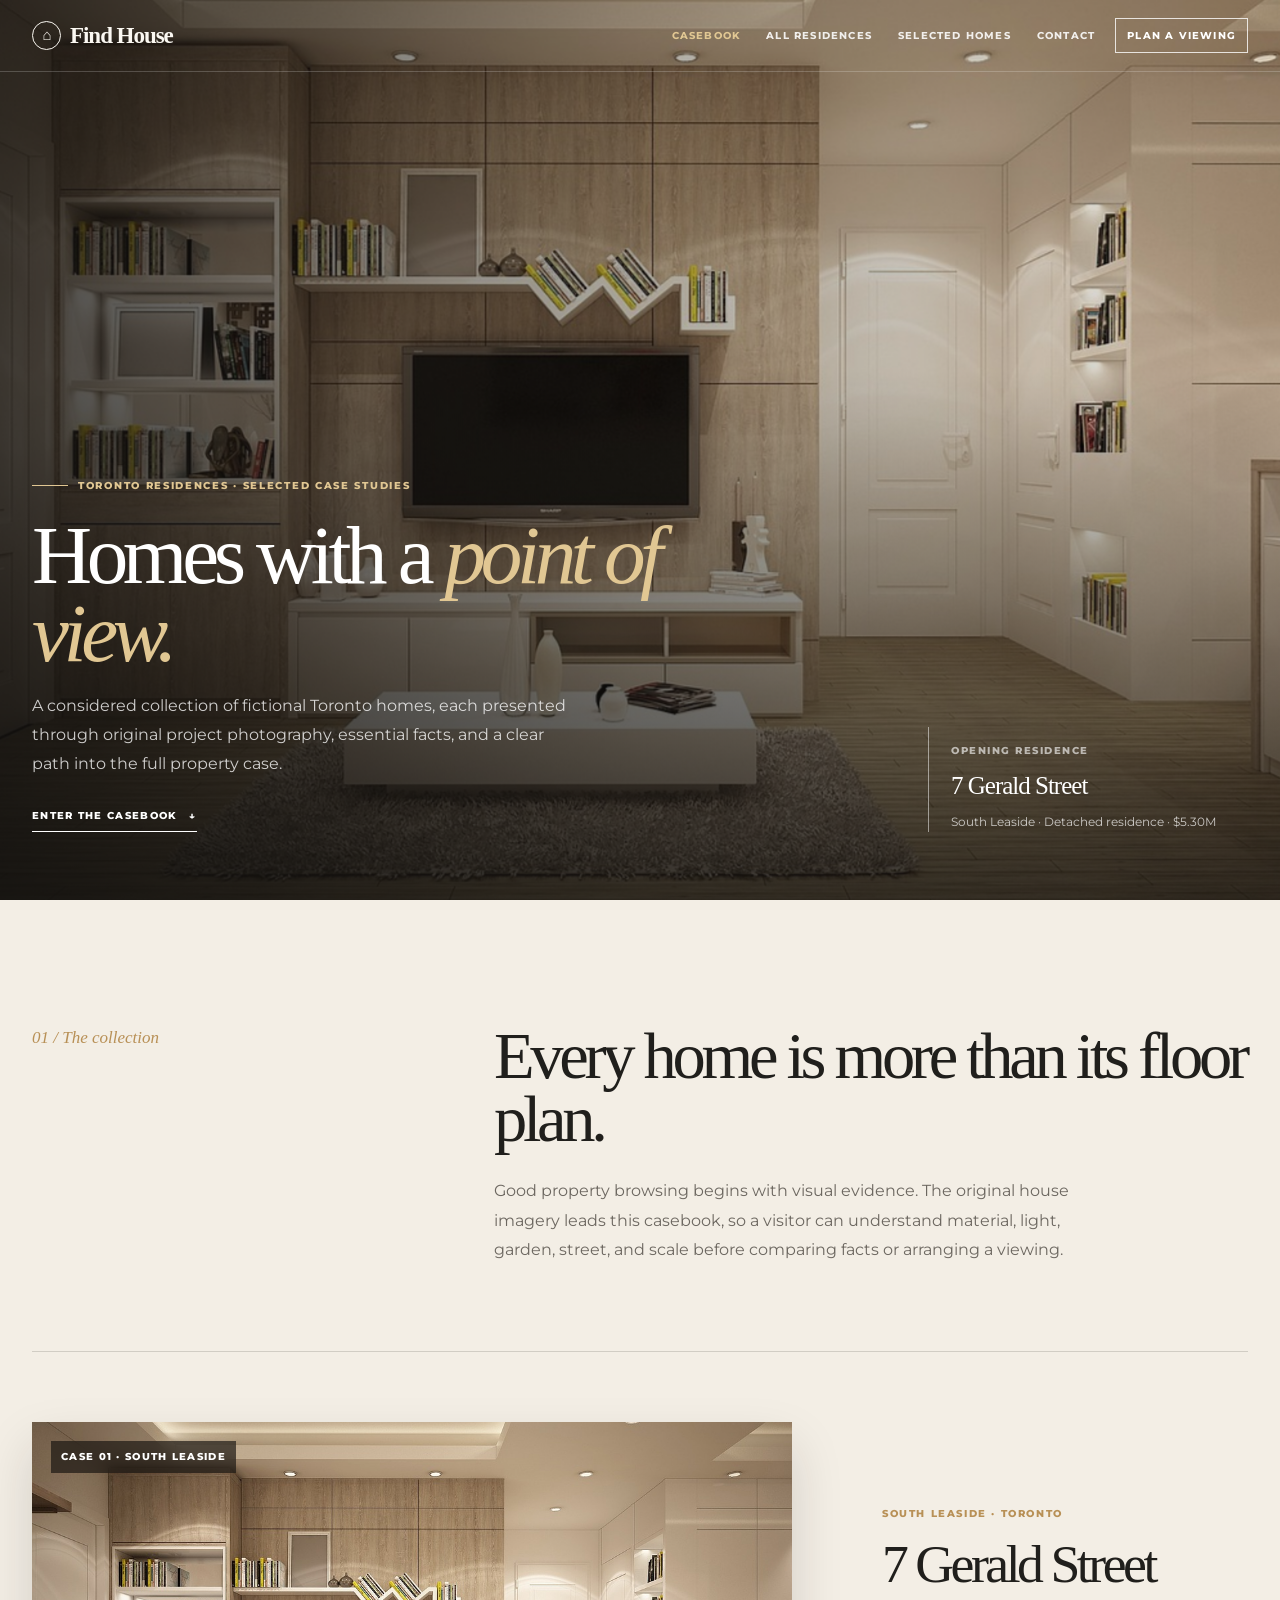
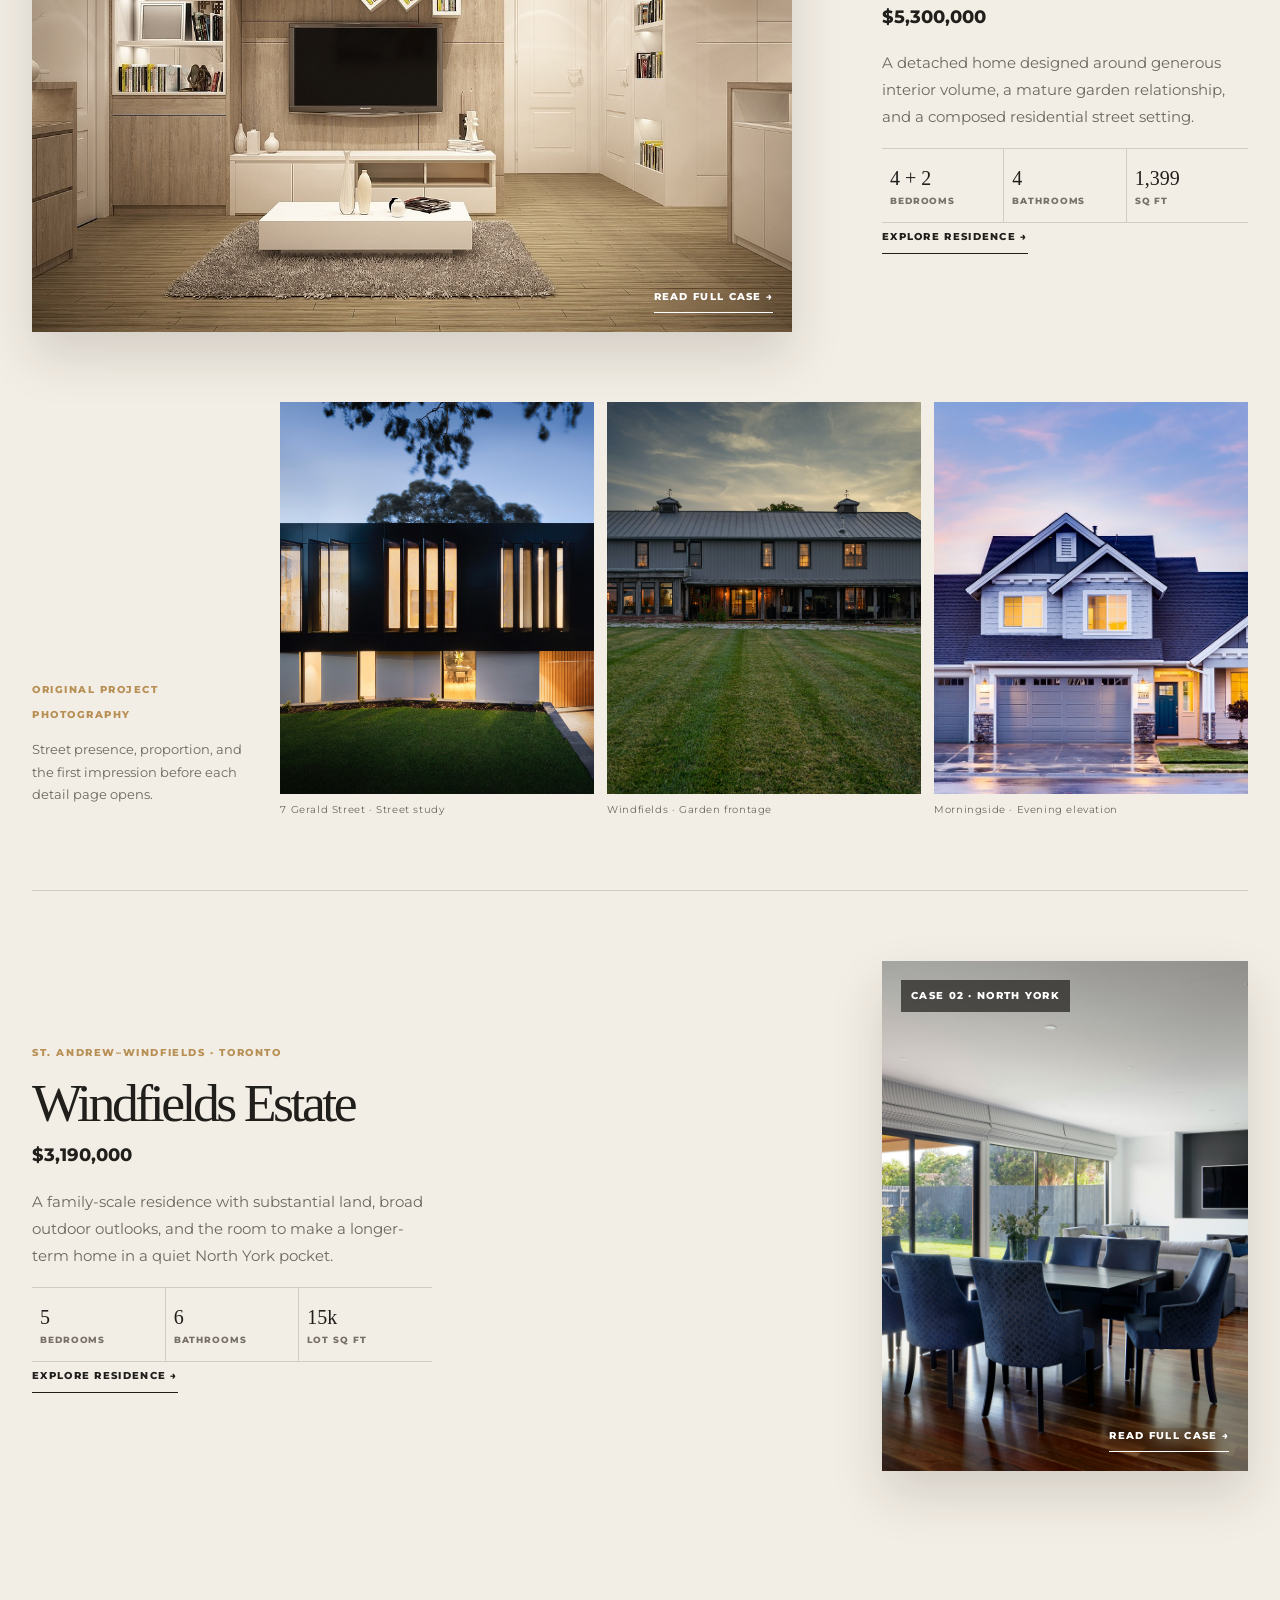
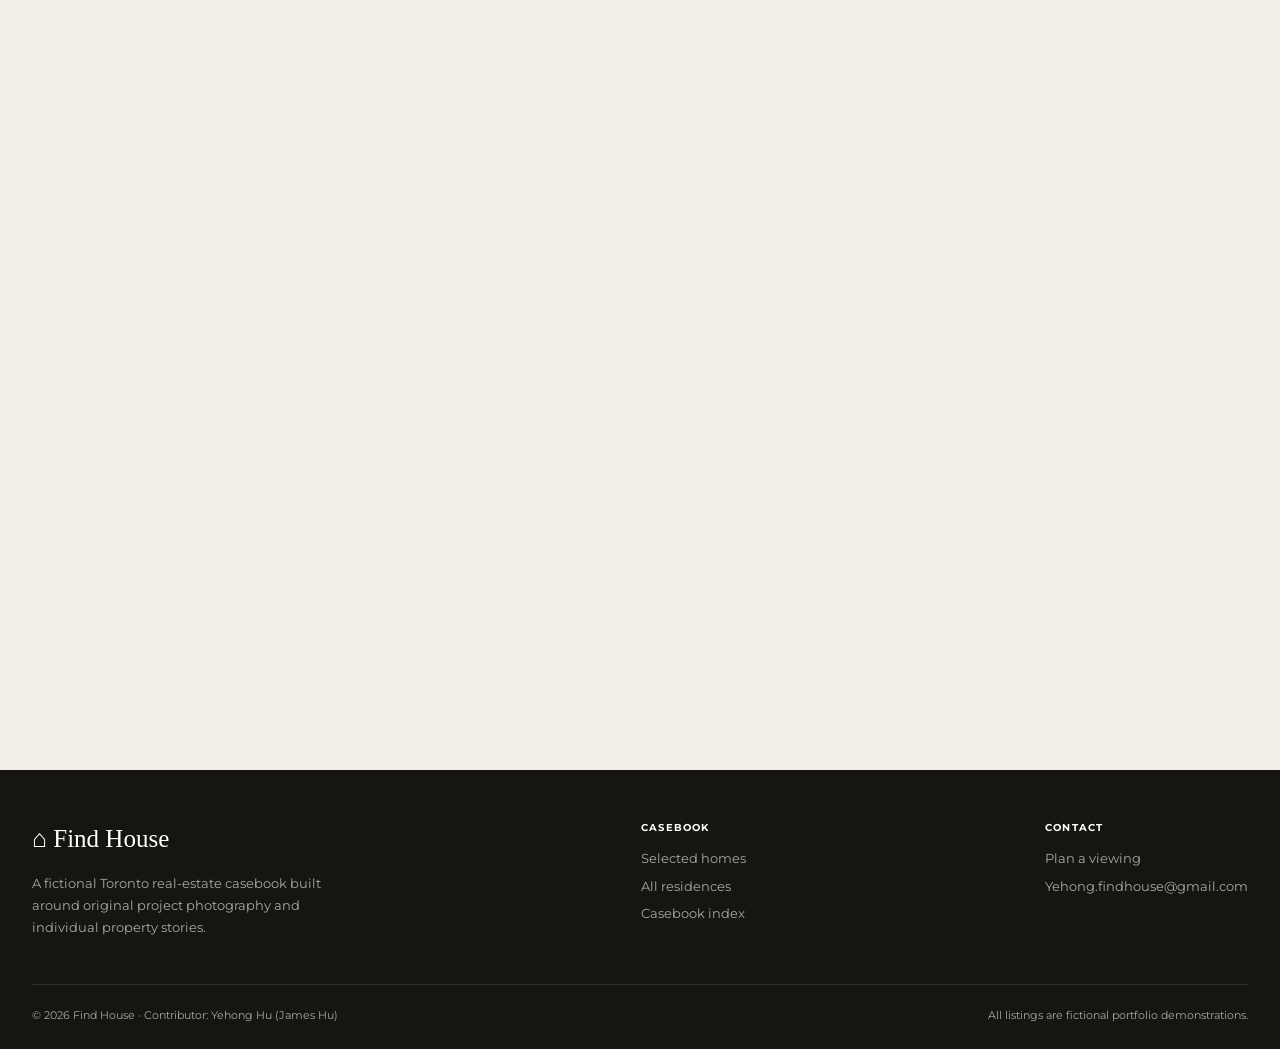
<file: index.html>
<!DOCTYPE html>
<html lang="en"><head><meta charset="UTF-8"><meta name="viewport" content="width=device-width, initial-scale=1.0"><title>Find House — Residence Casebook</title><meta http-equiv="refresh" content="0; url=./home.html"><link rel="canonical" href="./home.html"></head><body><p>Opening the <a href="./home.html">Find House Residence Casebook</a>…</p><script>window.location.replace('./home.html');</script></body></html>
</file>
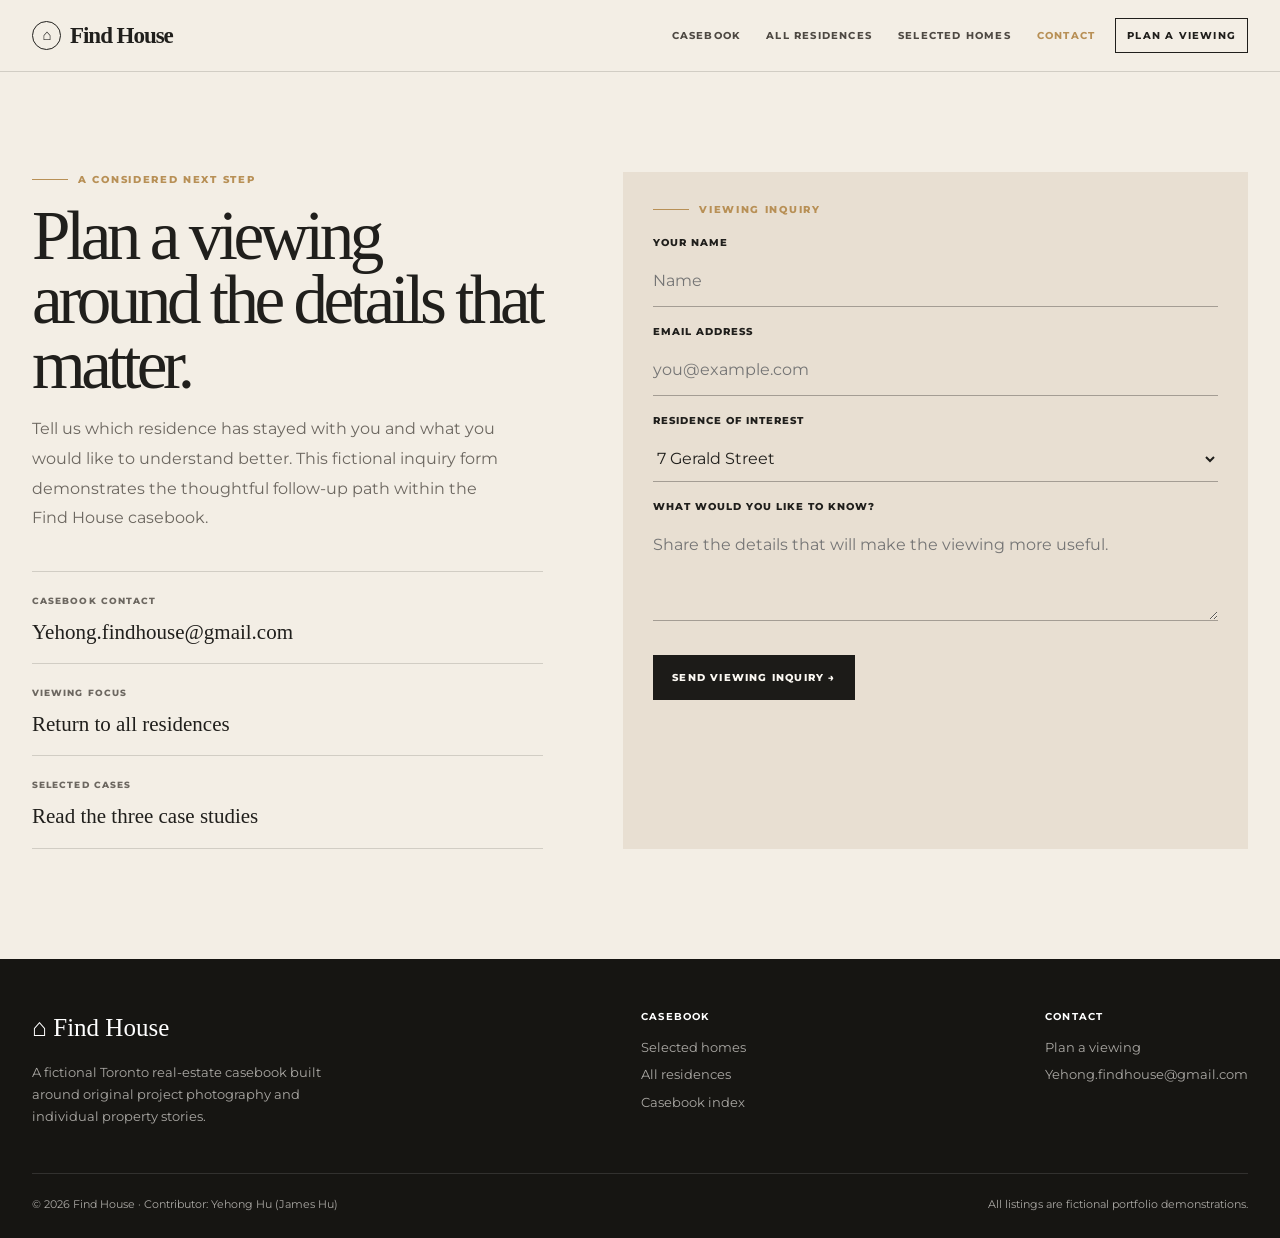
<file: contact.html>
<!DOCTYPE html>
<html lang="en"><head><meta charset="UTF-8"><meta name="viewport" content="width=device-width, initial-scale=1.0"><meta name="description" content="Plan a fictional property viewing through the Find House Residence Casebook."><title>Plan a Viewing — Find House</title><link rel="stylesheet" href="style.css"><link rel="preconnect" href="https://fonts.googleapis.com"><link rel="preconnect" href="https://fonts.gstatic.com" crossorigin><link href="https://fonts.googleapis.com/css2?family=Montserrat:wght@300;400;500;600;700;800&display=swap" rel="stylesheet"></head>
<body><div class="scroll-progress" aria-hidden="true"></div><header class="site-header" id="siteHeader"><div class="nav-inner"><div class="site-logo"><a href="home.html"><span class="logo-icon">⌂</span>Find House</a></div><button class="nav-toggle" id="navToggle" aria-label="Toggle navigation"><span></span><span></span><span></span></button><nav class="nav-links" id="navLinks"><a href="home.html">Casebook</a><a href="search.html">All residences</a><a href="home.html#cases">Selected homes</a><a href="contact.html" class="active">Contact</a><a href="contact.html" class="nav-cta">Plan a viewing</a></nav></div></header>
<main class="contact-page"><div class="contact-layout"><section class="contact-copy reveal"><span class="eyebrow">A considered next step</span><h1 class="display">Plan a viewing around the details that matter.</h1><p>Tell us which residence has stayed with you and what you would like to understand better. This fictional inquiry form demonstrates the thoughtful follow-up path within the Find House casebook.</p><div class="contact-notes"><div class="contact-note"><span>Casebook contact</span><a href="mailto:Yehong.findhouse@gmail.com">Yehong.findhouse@gmail.com</a></div><div class="contact-note"><span>Viewing focus</span><a href="search.html">Return to all residences</a></div><div class="contact-note"><span>Selected cases</span><a href="home.html#cases">Read the three case studies</a></div></div></section><form class="contact-form reveal" id="viewingForm" style="transition-delay:.1s"><span class="eyebrow">Viewing inquiry</span><label for="name">Your name</label><input id="name" name="name" required placeholder="Name"><label for="email">Email address</label><input id="email" name="email" type="email" required placeholder="you@example.com"><label for="residence">Residence of interest</label><select id="residence" name="residence"><option>7 Gerald Street</option><option>Windfields Estate</option><option>Morningside Townhome</option><option>I would like guidance choosing</option></select><label for="message">What would you like to know?</label><textarea id="message" name="message" placeholder="Share the details that will make the viewing more useful."></textarea><button type="submit">Send viewing inquiry →</button><p class="form-status" id="formStatus">Thank you. Your portfolio demonstration inquiry has been recorded.</p></form></div></main>
<footer class="site-footer"><div class="footer-inner"><div class="footer-top"><div class="footer-brand"><div class="logo-text">⌂ Find House</div><p>A fictional Toronto real-estate casebook built around original project photography and individual property stories.</p></div><div class="footer-links-col"><h4>Casebook</h4><a href="home.html">Selected homes</a><a href="search.html">All residences</a><a href="siteMap.html">Casebook index</a></div><div class="footer-links-col"><h4>Contact</h4><a href="contact.html">Plan a viewing</a><a href="mailto:Yehong.findhouse@gmail.com">Yehong.findhouse@gmail.com</a></div></div><div class="footer-bottom"><span>© 2026 Find House · Contributor: Yehong Hu (James Hu)</span><span>All listings are fictional portfolio demonstrations.</span></div></div></footer><script src="residence.js"></script><script>document.getElementById('viewingForm').addEventListener('submit',function(event){event.preventDefault();document.getElementById('formStatus').classList.add('visible');this.reset();});</script></body></html>
</file>
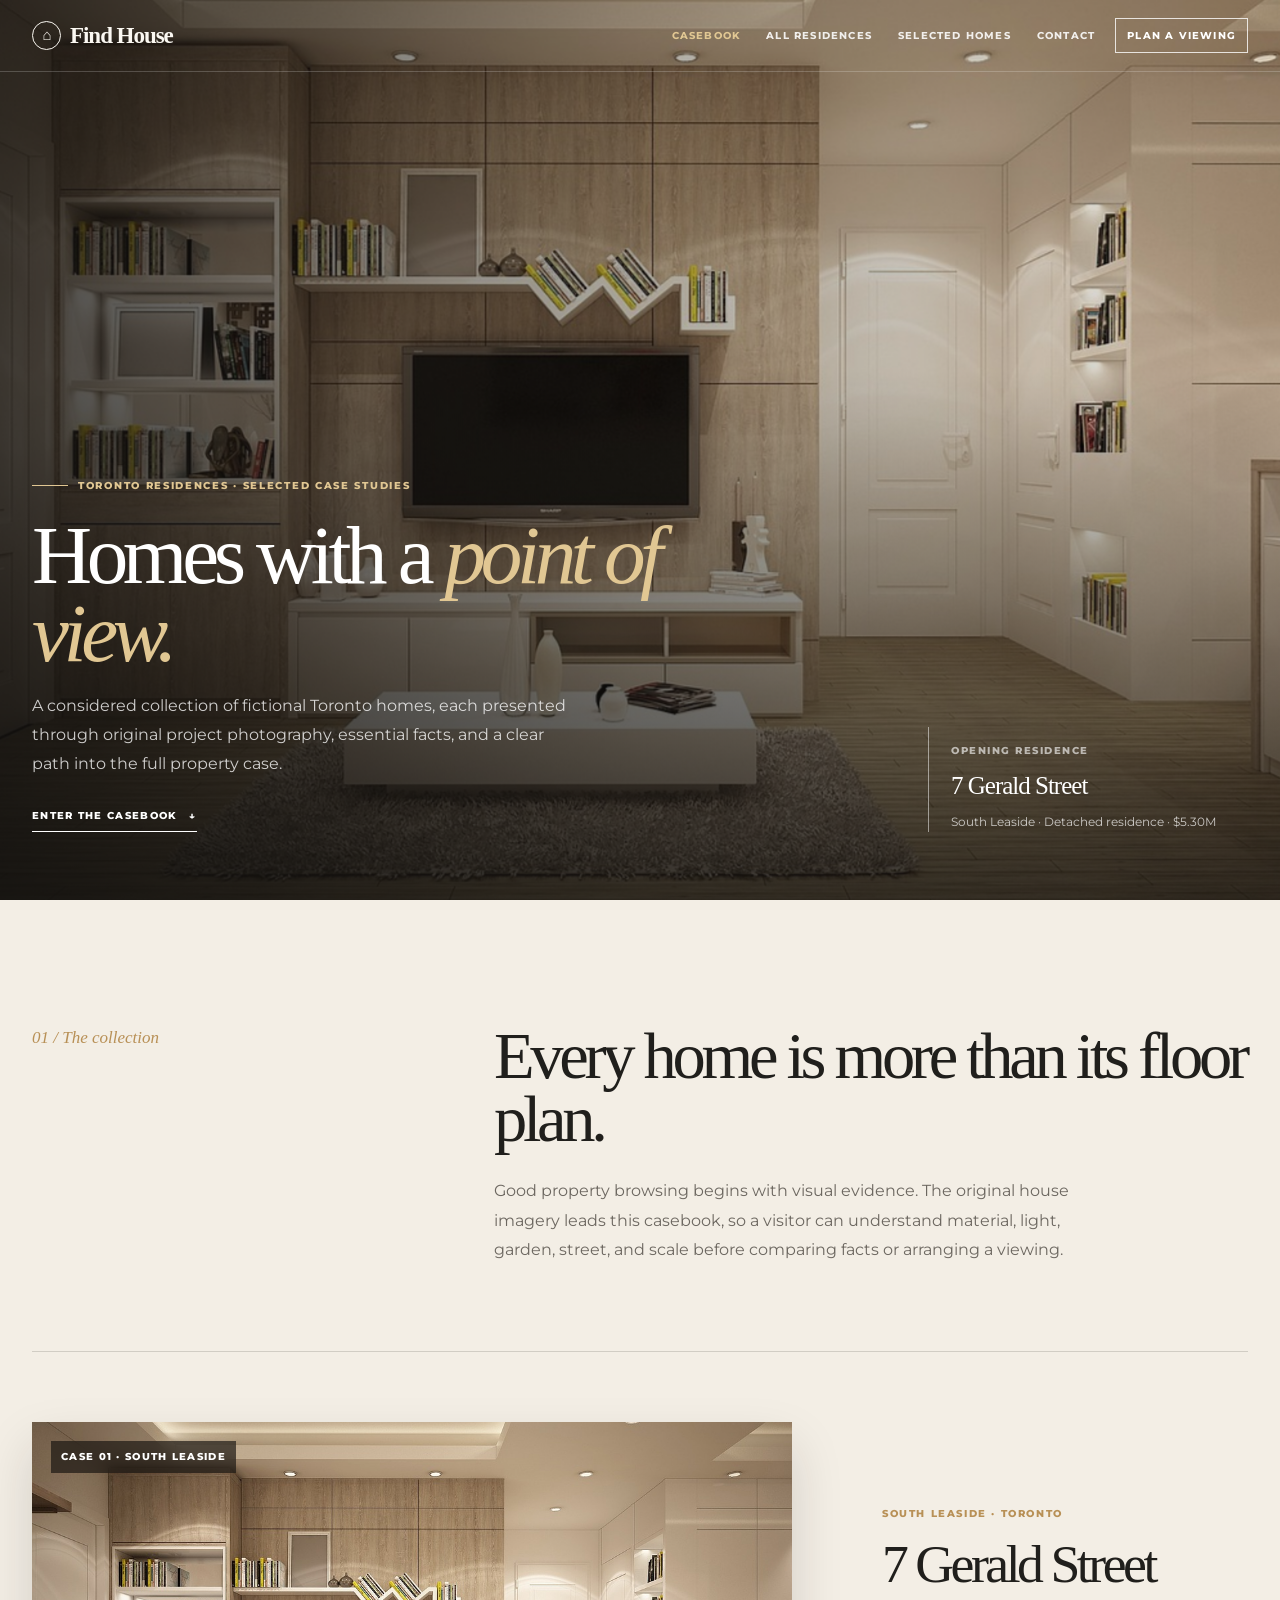
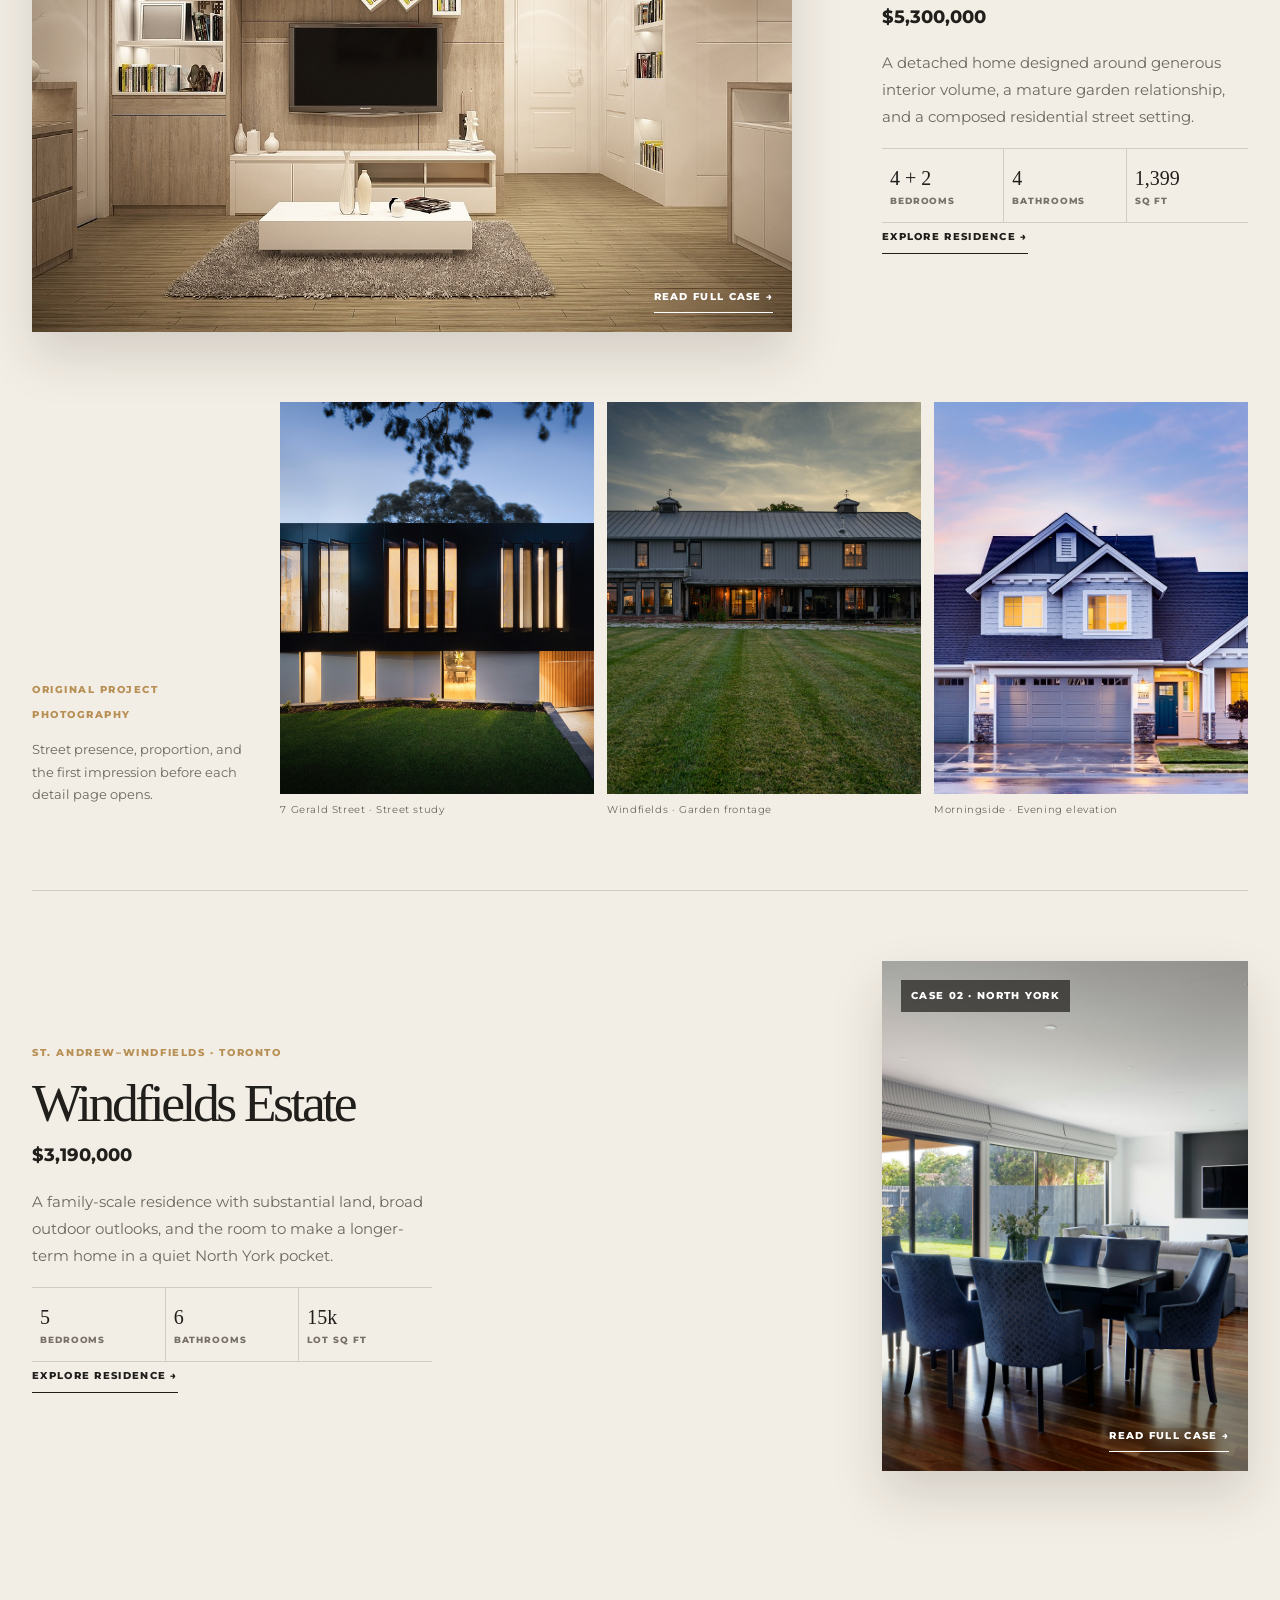
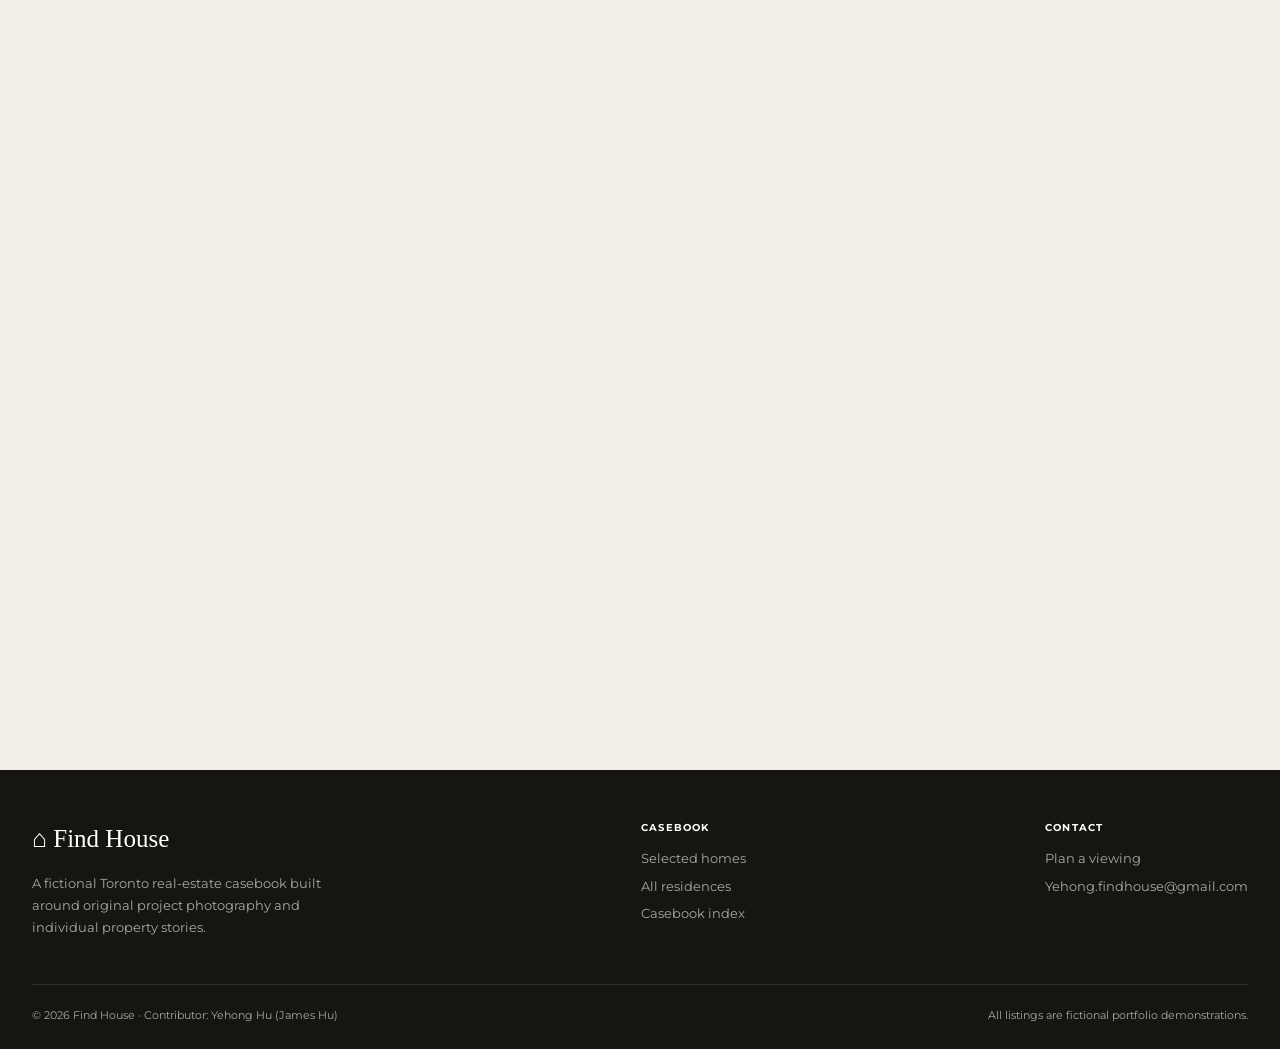
<file: home.html>
<!DOCTYPE html>
<html lang="en"><head><meta charset="UTF-8"><meta name="viewport" content="width=device-width, initial-scale=1.0"><meta name="description" content="Find House is a photography-first Toronto residence casebook."><title>Find House — Residence Casebook</title><link rel="stylesheet" href="style.css"><link rel="preconnect" href="https://fonts.googleapis.com"><link rel="preconnect" href="https://fonts.gstatic.com" crossorigin><link href="https://fonts.googleapis.com/css2?family=Montserrat:wght@300;400;500;600;700;800&display=swap" rel="stylesheet"></head>
<body class="home-page"><div class="scroll-progress" aria-hidden="true"></div><header class="site-header" id="siteHeader"><div class="nav-inner"><div class="site-logo"><a href="home.html"><span class="logo-icon">⌂</span>Find House</a></div><button class="nav-toggle" id="navToggle" aria-label="Toggle navigation"><span></span><span></span><span></span></button><nav class="nav-links" id="navLinks"><a href="home.html" class="active">Casebook</a><a href="search.html">All residences</a><a href="#cases">Selected homes</a><a href="contact.html">Contact</a><a href="contact.html" class="nav-cta">Plan a viewing</a></nav></div></header>
<main><section class="hero-photograph"><div class="hero-photograph-media" aria-hidden="true"></div><div class="hero-content"><div class="reveal"><span class="eyebrow">Toronto residences · Selected case studies</span><h1 class="display hero-title">Homes with a <em>point of view.</em></h1><p class="hero-copy">A considered collection of fictional Toronto homes, each presented through original project photography, essential facts, and a clear path into the full property case.</p><a class="link-arrow hero-action" href="#cases">Enter the casebook <span>↓</span></a></div><aside class="hero-brief reveal" style="transition-delay:.14s"><span>Opening residence</span><strong>7 Gerald Street</strong><p>South Leaside · Detached residence · $5.30M</p></aside></div></section>
<section class="home-intro reveal"><span class="home-index">01 / The collection</span><div><h2 class="display">Every home is more than its floor plan.</h2><p>Good property browsing begins with visual evidence. The original house imagery leads this casebook, so a visitor can understand material, light, garden, street, and scale before comparing facts or arranging a viewing.</p></div></section>
<section class="case-list" id="cases"><article class="case-row reveal"><a class="case-photo case-tilt" href="houseInfo1.html"><img src="image-house5.jpg" alt="Original project photograph of 7 Gerald Street"><span class="photo-label">Case 01 · South Leaside</span><span class="photo-open">Read full case →</span></a><div class="case-meta"><span class="case-place">South Leaside · Toronto</span><h3>7 Gerald Street</h3><div class="case-price">$5,300,000</div><p>A detached home designed around generous interior volume, a mature garden relationship, and a composed residential street setting.</p><div class="case-facts"><div><b>4 + 2</b><span>Bedrooms</span></div><div><b>4</b><span>Bathrooms</span></div><div><b>1,399</b><span>Sq ft</span></div></div><a class="link-arrow" href="houseInfo1.html">Explore residence →</a></div></article>
<div class="photo-strip reveal"><div class="photo-strip-intro"><span>Original project photography</span><p>Street presence, proportion, and the first impression before each detail page opens.</p></div><figure><img src="house1.jpg" alt="Original exterior image for 7 Gerald Street"><figcaption>7 Gerald Street · Street study</figcaption></figure><figure><img src="house2.jpg" alt="Original exterior image for Windfields Estate"><figcaption>Windfields · Garden frontage</figcaption></figure><figure><img src="image-house3.jpg" alt="Original exterior image for Morningside Townhome"><figcaption>Morningside · Evening elevation</figcaption></figure></div>
<article class="case-row reverse reveal"><a class="case-photo case-tilt" href="houseInfo2.html"><img src="image-house8.jpg" alt="Original project photograph of Windfields Estate"><span class="photo-label">Case 02 · North York</span><span class="photo-open">Read full case →</span></a><div class="case-meta"><span class="case-place">St. Andrew–Windfields · Toronto</span><h3>Windfields Estate</h3><div class="case-price">$3,190,000</div><p>A family-scale residence with substantial land, broad outdoor outlooks, and the room to make a longer-term home in a quiet North York pocket.</p><div class="case-facts"><div><b>5</b><span>Bedrooms</span></div><div><b>6</b><span>Bathrooms</span></div><div><b>15k</b><span>Lot sq ft</span></div></div><a class="link-arrow" href="houseInfo2.html">Explore residence →</a></div></article>
<article class="case-row reveal"><a class="case-photo case-tilt" href="houseInfo3.html"><img src="image-house6.jpg" alt="Original project photograph of Morningside Townhome"><span class="photo-label">Case 03 · Scarborough</span><span class="photo-open">Read full case →</span></a><div class="case-meta"><span class="case-place">Morningside · Scarborough</span><h3>Morningside Townhome</h3><div class="case-price">$2,149,000</div><p>A contemporary townhome for a connected Toronto rhythm, pairing a practical interior footprint with direct access to the wider city.</p><div class="case-facts"><div><b>3</b><span>Bedrooms</span></div><div><b>5</b><span>Bathrooms</span></div><div><b>1,974</b><span>Sq ft</span></div></div><a class="link-arrow" href="houseInfo3.html">Explore residence →</a></div></article></section>
<section class="residence-close reveal"><div class="residence-close-inner"><span class="eyebrow">The next conversation</span><h2 class="display">See the detail. Then decide what to ask.</h2><p>Browse the complete collection or plan a focused viewing conversation around the residence that feels most relevant to you.</p><a class="button-light" href="contact.html">Plan a viewing →</a></div></section></main>
<footer class="site-footer"><div class="footer-inner"><div class="footer-top"><div class="footer-brand"><div class="logo-text">⌂ Find House</div><p>A fictional Toronto real-estate casebook built around original project photography and individual property stories.</p></div><div class="footer-links-col"><h4>Casebook</h4><a href="home.html">Selected homes</a><a href="search.html">All residences</a><a href="siteMap.html">Casebook index</a></div><div class="footer-links-col"><h4>Contact</h4><a href="contact.html">Plan a viewing</a><a href="mailto:Yehong.findhouse@gmail.com">Yehong.findhouse@gmail.com</a></div></div><div class="footer-bottom"><span>© 2026 Find House · Contributor: Yehong Hu (James Hu)</span><span>All listings are fictional portfolio demonstrations.</span></div></div></footer><script src="residence.js"></script></body></html>
</file>
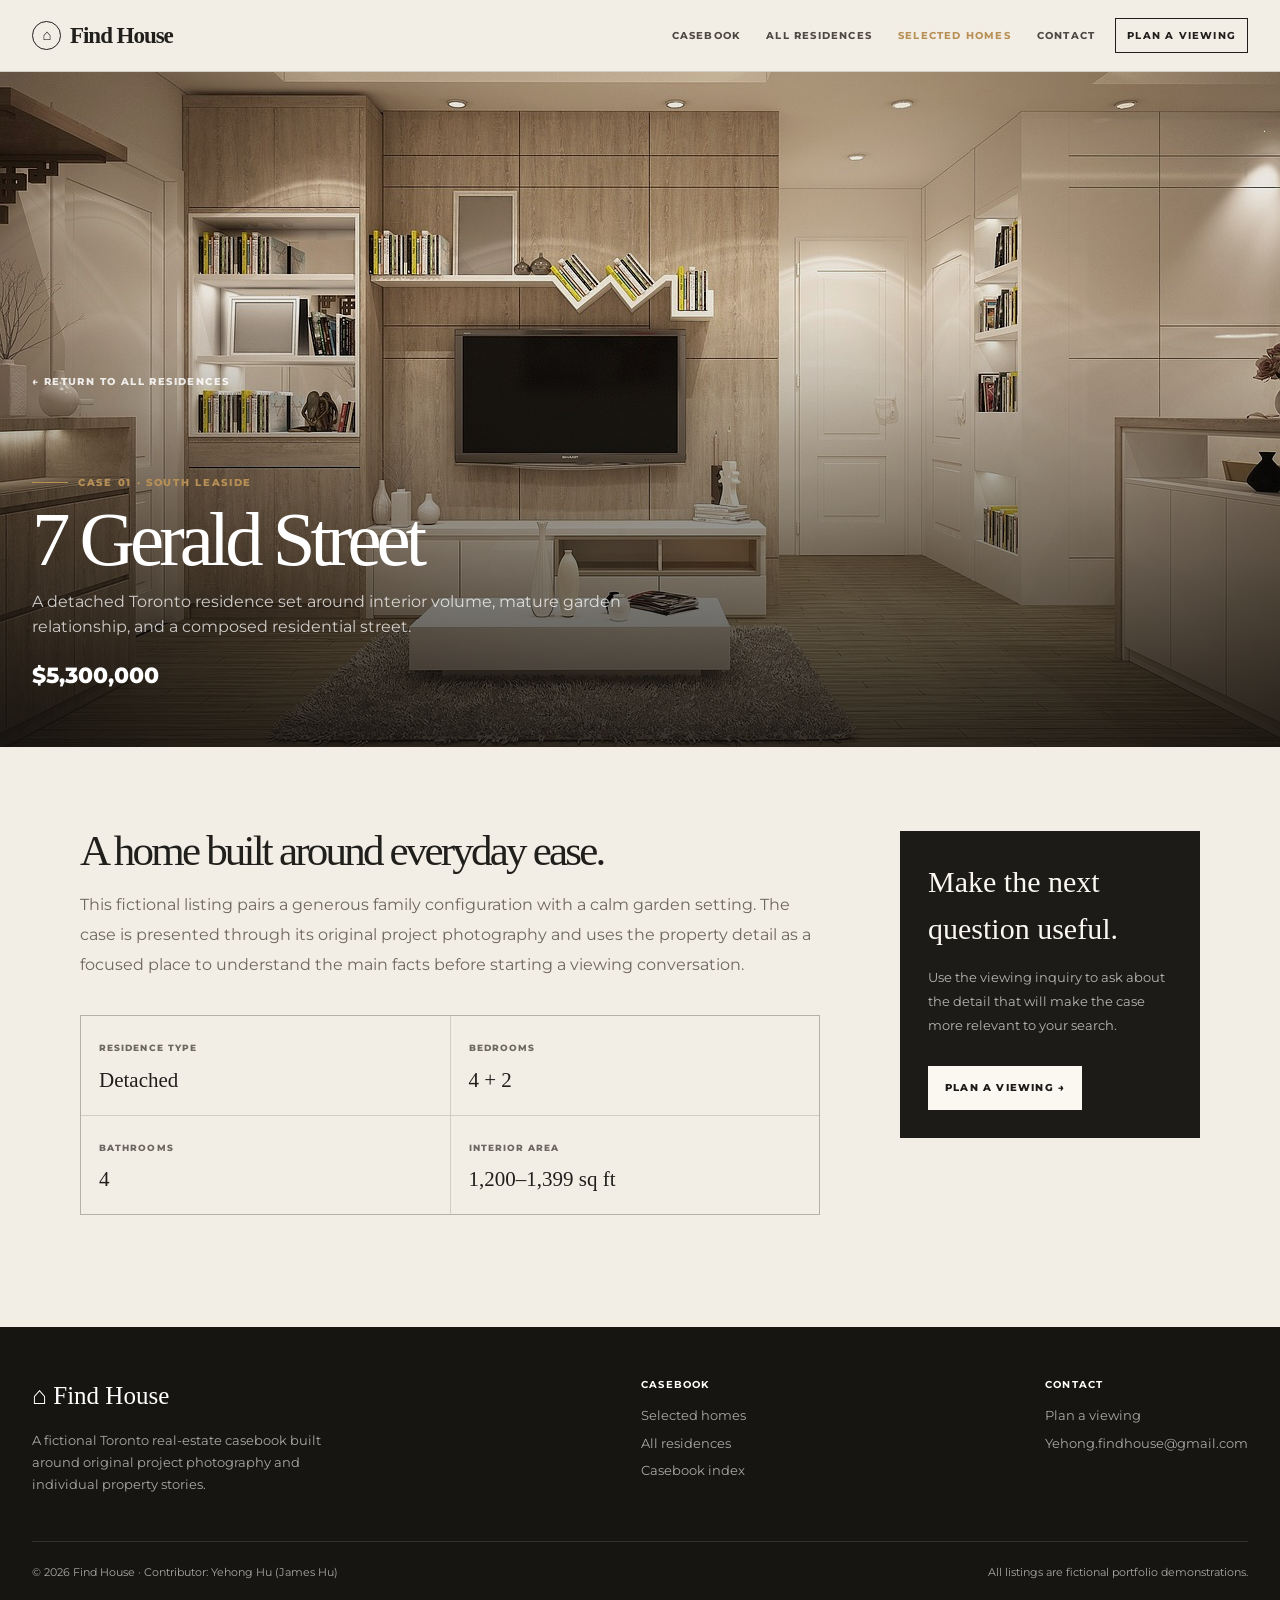
<file: houseInfo1.html>
<!DOCTYPE html>
<html lang="en"><head><meta charset="UTF-8"><meta name="viewport" content="width=device-width, initial-scale=1.0"><meta name="description" content="Find House case study: 7 Gerald Street."><title>7 Gerald Street — Find House</title><link rel="stylesheet" href="style.css"><link rel="preconnect" href="https://fonts.googleapis.com"><link rel="preconnect" href="https://fonts.gstatic.com" crossorigin><link href="https://fonts.googleapis.com/css2?family=Montserrat:wght@300;400;500;600;700;800&display=swap" rel="stylesheet"></head>
<body><div class="scroll-progress" aria-hidden="true"></div><header class="site-header" id="siteHeader"><div class="nav-inner"><div class="site-logo"><a href="home.html"><span class="logo-icon">⌂</span>Find House</a></div><button class="nav-toggle" id="navToggle" aria-label="Toggle navigation"><span></span><span></span><span></span></button><nav class="nav-links" id="navLinks"><a href="home.html">Casebook</a><a href="search.html">All residences</a><a href="home.html#cases" class="active">Selected homes</a><a href="contact.html">Contact</a><a href="contact.html" class="nav-cta">Plan a viewing</a></nav></div></header>
<main><section class="detail-hero"><img src="image-house5.jpg" alt="Original project photograph of 7 Gerald Street"><div class="detail-hero-content"><a class="detail-back" href="search.html">← Return to all residences</a><span class="eyebrow">Case 01 · South Leaside</span><h1 class="display">7 Gerald Street</h1><p>A detached Toronto residence set around interior volume, mature garden relationship, and a composed residential street.</p><div class="detail-price">$5,300,000</div></div></section><section class="detail-main"><article class="reveal"><h2 class="display">A home built around everyday ease.</h2><p>This fictional listing pairs a generous family configuration with a calm garden setting. The case is presented through its original project photography and uses the property detail as a focused place to understand the main facts before starting a viewing conversation.</p><div class="detail-specs"><div class="detail-spec"><span>Residence type</span><b>Detached</b></div><div class="detail-spec"><span>Bedrooms</span><b>4 + 2</b></div><div class="detail-spec"><span>Bathrooms</span><b>4</b></div><div class="detail-spec"><span>Interior area</span><b>1,200–1,399 sq ft</b></div></div></article><aside class="detail-contact reveal" style="transition-delay:.1s"><h3>Make the next question useful.</h3><p>Use the viewing inquiry to ask about the detail that will make the case more relevant to your search.</p><a class="button-light" href="contact.html">Plan a viewing →</a></aside></section></main>
<footer class="site-footer"><div class="footer-inner"><div class="footer-top"><div class="footer-brand"><div class="logo-text">⌂ Find House</div><p>A fictional Toronto real-estate casebook built around original project photography and individual property stories.</p></div><div class="footer-links-col"><h4>Casebook</h4><a href="home.html">Selected homes</a><a href="search.html">All residences</a><a href="siteMap.html">Casebook index</a></div><div class="footer-links-col"><h4>Contact</h4><a href="contact.html">Plan a viewing</a><a href="mailto:Yehong.findhouse@gmail.com">Yehong.findhouse@gmail.com</a></div></div><div class="footer-bottom"><span>© 2026 Find House · Contributor: Yehong Hu (James Hu)</span><span>All listings are fictional portfolio demonstrations.</span></div></div></footer><script src="residence.js"></script></body></html>
</file>
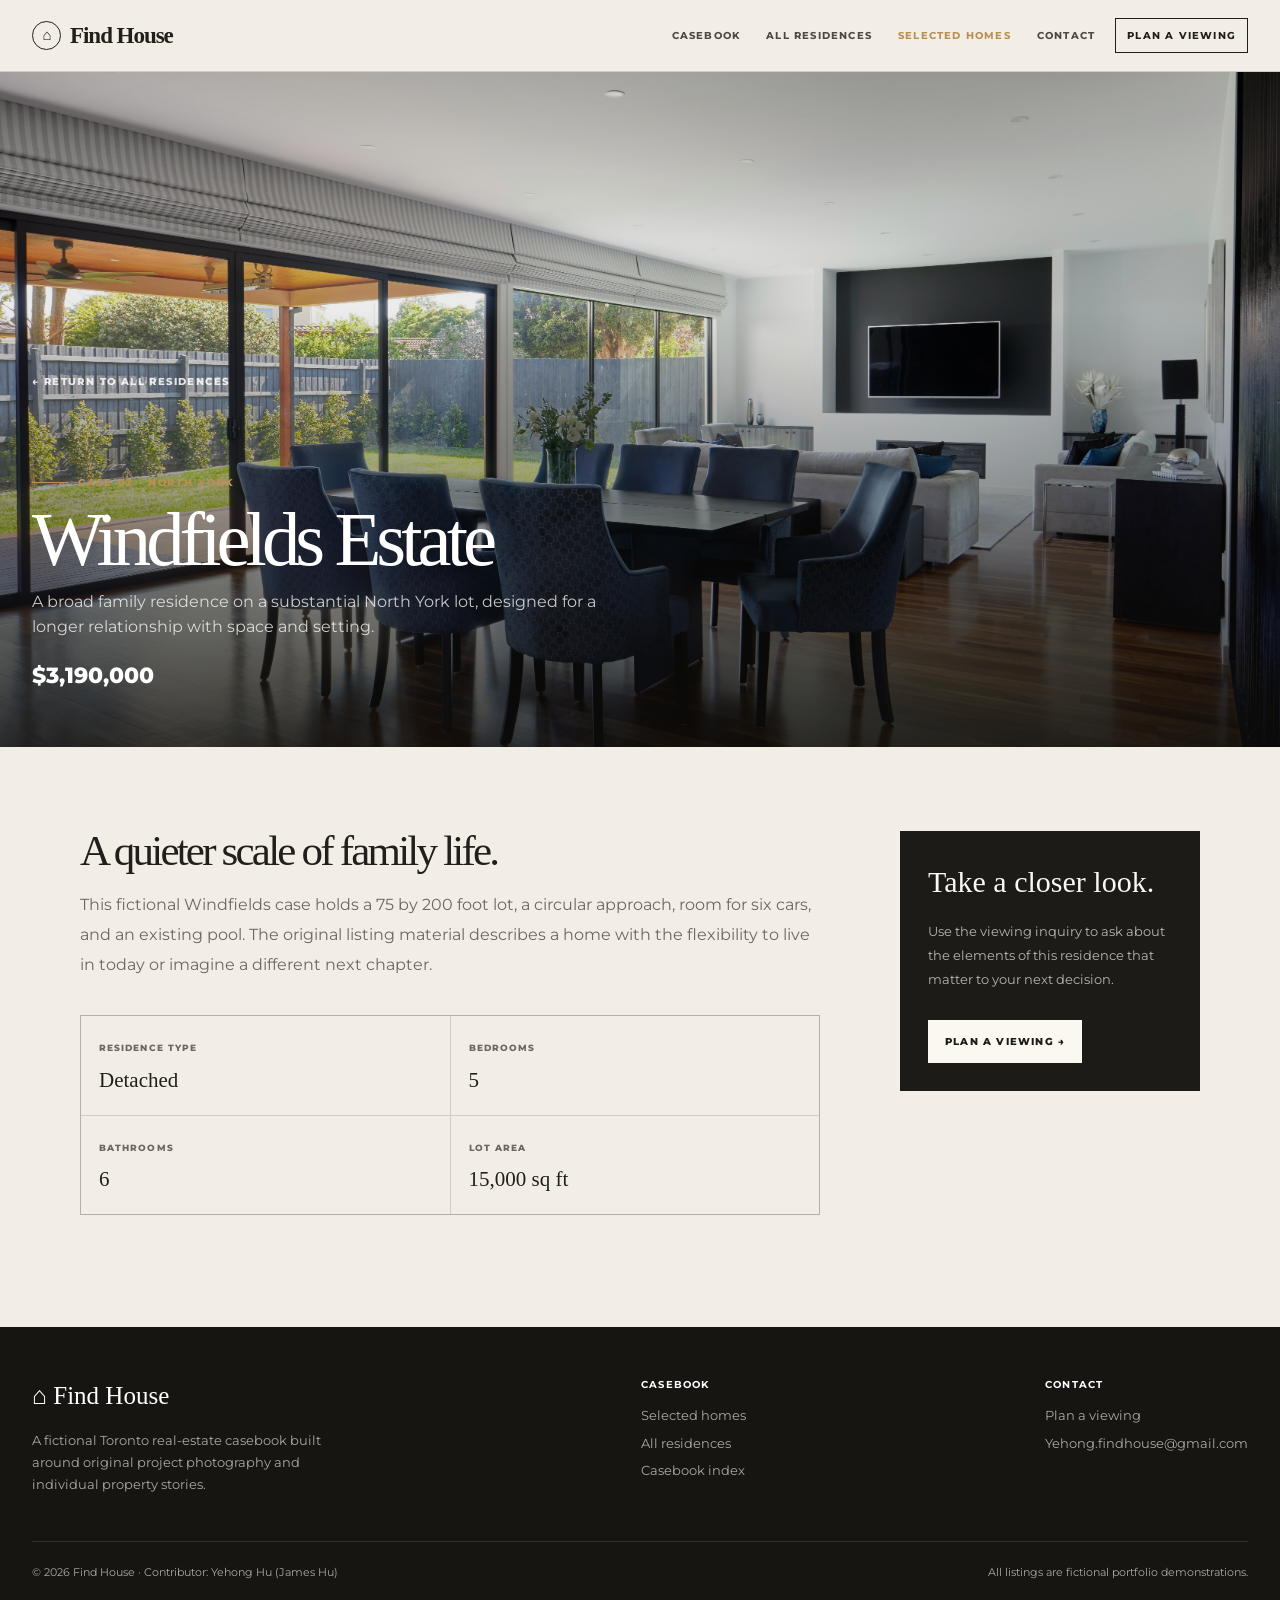
<file: houseInfo2.html>
<!DOCTYPE html>
<html lang="en"><head><meta charset="UTF-8"><meta name="viewport" content="width=device-width, initial-scale=1.0"><meta name="description" content="Find House case study: Windfields Estate."><title>Windfields Estate — Find House</title><link rel="stylesheet" href="style.css"><link rel="preconnect" href="https://fonts.googleapis.com"><link rel="preconnect" href="https://fonts.gstatic.com" crossorigin><link href="https://fonts.googleapis.com/css2?family=Montserrat:wght@300;400;500;600;700;800&display=swap" rel="stylesheet"></head>
<body><div class="scroll-progress" aria-hidden="true"></div><header class="site-header" id="siteHeader"><div class="nav-inner"><div class="site-logo"><a href="home.html"><span class="logo-icon">⌂</span>Find House</a></div><button class="nav-toggle" id="navToggle" aria-label="Toggle navigation"><span></span><span></span><span></span></button><nav class="nav-links" id="navLinks"><a href="home.html">Casebook</a><a href="search.html">All residences</a><a href="home.html#cases" class="active">Selected homes</a><a href="contact.html">Contact</a><a href="contact.html" class="nav-cta">Plan a viewing</a></nav></div></header>
<main><section class="detail-hero"><img src="image-house8.jpg" alt="Original project photograph of Windfields Estate"><div class="detail-hero-content"><a class="detail-back" href="search.html">← Return to all residences</a><span class="eyebrow">Case 02 · North York</span><h1 class="display">Windfields Estate</h1><p>A broad family residence on a substantial North York lot, designed for a longer relationship with space and setting.</p><div class="detail-price">$3,190,000</div></div></section><section class="detail-main"><article class="reveal"><h2 class="display">A quieter scale of family life.</h2><p>This fictional Windfields case holds a 75 by 200 foot lot, a circular approach, room for six cars, and an existing pool. The original listing material describes a home with the flexibility to live in today or imagine a different next chapter.</p><div class="detail-specs"><div class="detail-spec"><span>Residence type</span><b>Detached</b></div><div class="detail-spec"><span>Bedrooms</span><b>5</b></div><div class="detail-spec"><span>Bathrooms</span><b>6</b></div><div class="detail-spec"><span>Lot area</span><b>15,000 sq ft</b></div></div></article><aside class="detail-contact reveal" style="transition-delay:.1s"><h3>Take a closer look.</h3><p>Use the viewing inquiry to ask about the elements of this residence that matter to your next decision.</p><a class="button-light" href="contact.html">Plan a viewing →</a></aside></section></main>
<footer class="site-footer"><div class="footer-inner"><div class="footer-top"><div class="footer-brand"><div class="logo-text">⌂ Find House</div><p>A fictional Toronto real-estate casebook built around original project photography and individual property stories.</p></div><div class="footer-links-col"><h4>Casebook</h4><a href="home.html">Selected homes</a><a href="search.html">All residences</a><a href="siteMap.html">Casebook index</a></div><div class="footer-links-col"><h4>Contact</h4><a href="contact.html">Plan a viewing</a><a href="mailto:Yehong.findhouse@gmail.com">Yehong.findhouse@gmail.com</a></div></div><div class="footer-bottom"><span>© 2026 Find House · Contributor: Yehong Hu (James Hu)</span><span>All listings are fictional portfolio demonstrations.</span></div></div></footer><script src="residence.js"></script></body></html>
</file>
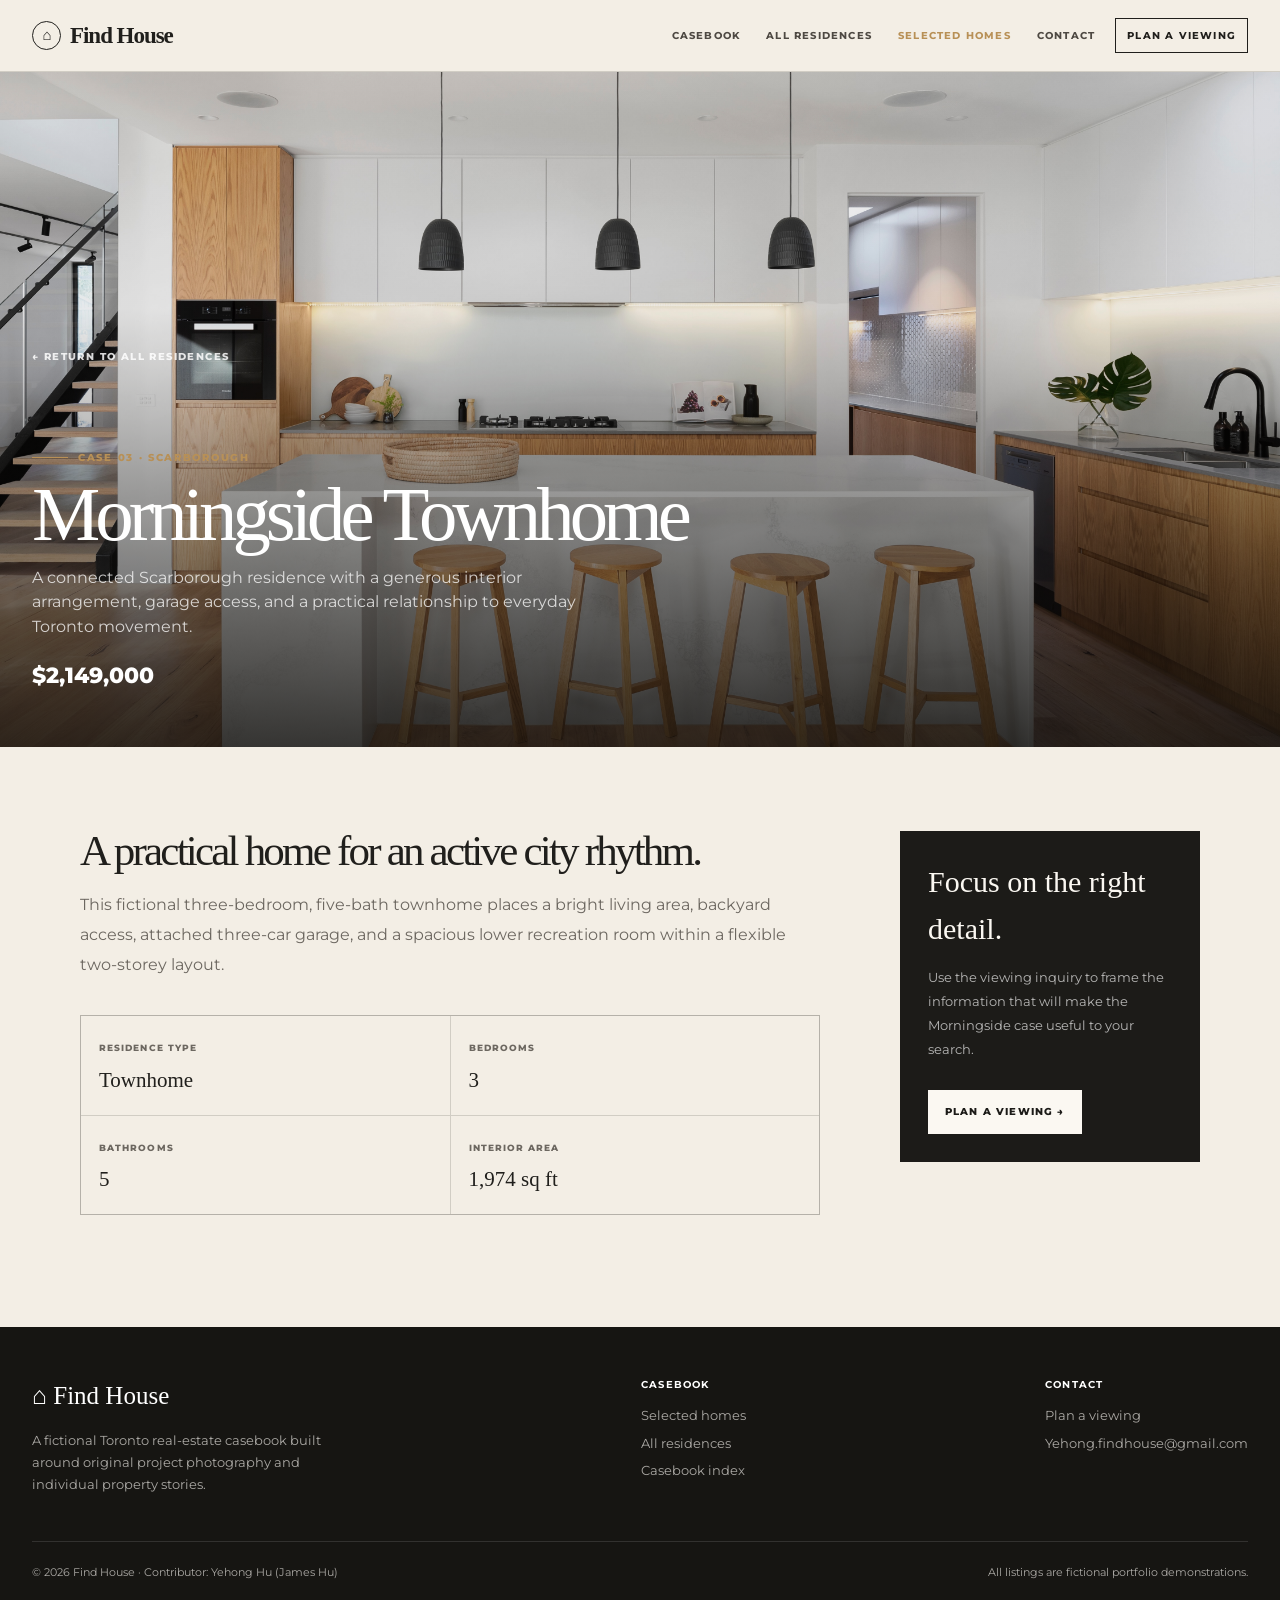
<file: houseInfo3.html>
<!DOCTYPE html>
<html lang="en"><head><meta charset="UTF-8"><meta name="viewport" content="width=device-width, initial-scale=1.0"><meta name="description" content="Find House case study: Morningside Townhome."><title>Morningside Townhome — Find House</title><link rel="stylesheet" href="style.css"><link rel="preconnect" href="https://fonts.googleapis.com"><link rel="preconnect" href="https://fonts.gstatic.com" crossorigin><link href="https://fonts.googleapis.com/css2?family=Montserrat:wght@300;400;500;600;700;800&display=swap" rel="stylesheet"></head>
<body><div class="scroll-progress" aria-hidden="true"></div><header class="site-header" id="siteHeader"><div class="nav-inner"><div class="site-logo"><a href="home.html"><span class="logo-icon">⌂</span>Find House</a></div><button class="nav-toggle" id="navToggle" aria-label="Toggle navigation"><span></span><span></span><span></span></button><nav class="nav-links" id="navLinks"><a href="home.html">Casebook</a><a href="search.html">All residences</a><a href="home.html#cases" class="active">Selected homes</a><a href="contact.html">Contact</a><a href="contact.html" class="nav-cta">Plan a viewing</a></nav></div></header>
<main><section class="detail-hero"><img src="image-house6.jpg" alt="Original project photograph of Morningside Townhome"><div class="detail-hero-content"><a class="detail-back" href="search.html">← Return to all residences</a><span class="eyebrow">Case 03 · Scarborough</span><h1 class="display">Morningside Townhome</h1><p>A connected Scarborough residence with a generous interior arrangement, garage access, and a practical relationship to everyday Toronto movement.</p><div class="detail-price">$2,149,000</div></div></section><section class="detail-main"><article class="reveal"><h2 class="display">A practical home for an active city rhythm.</h2><p>This fictional three-bedroom, five-bath townhome places a bright living area, backyard access, attached three-car garage, and a spacious lower recreation room within a flexible two-storey layout.</p><div class="detail-specs"><div class="detail-spec"><span>Residence type</span><b>Townhome</b></div><div class="detail-spec"><span>Bedrooms</span><b>3</b></div><div class="detail-spec"><span>Bathrooms</span><b>5</b></div><div class="detail-spec"><span>Interior area</span><b>1,974 sq ft</b></div></div></article><aside class="detail-contact reveal" style="transition-delay:.1s"><h3>Focus on the right detail.</h3><p>Use the viewing inquiry to frame the information that will make the Morningside case useful to your search.</p><a class="button-light" href="contact.html">Plan a viewing →</a></aside></section></main>
<footer class="site-footer"><div class="footer-inner"><div class="footer-top"><div class="footer-brand"><div class="logo-text">⌂ Find House</div><p>A fictional Toronto real-estate casebook built around original project photography and individual property stories.</p></div><div class="footer-links-col"><h4>Casebook</h4><a href="home.html">Selected homes</a><a href="search.html">All residences</a><a href="siteMap.html">Casebook index</a></div><div class="footer-links-col"><h4>Contact</h4><a href="contact.html">Plan a viewing</a><a href="mailto:Yehong.findhouse@gmail.com">Yehong.findhouse@gmail.com</a></div></div><div class="footer-bottom"><span>© 2026 Find House · Contributor: Yehong Hu (James Hu)</span><span>All listings are fictional portfolio demonstrations.</span></div></div></footer><script src="residence.js"></script></body></html>
</file>
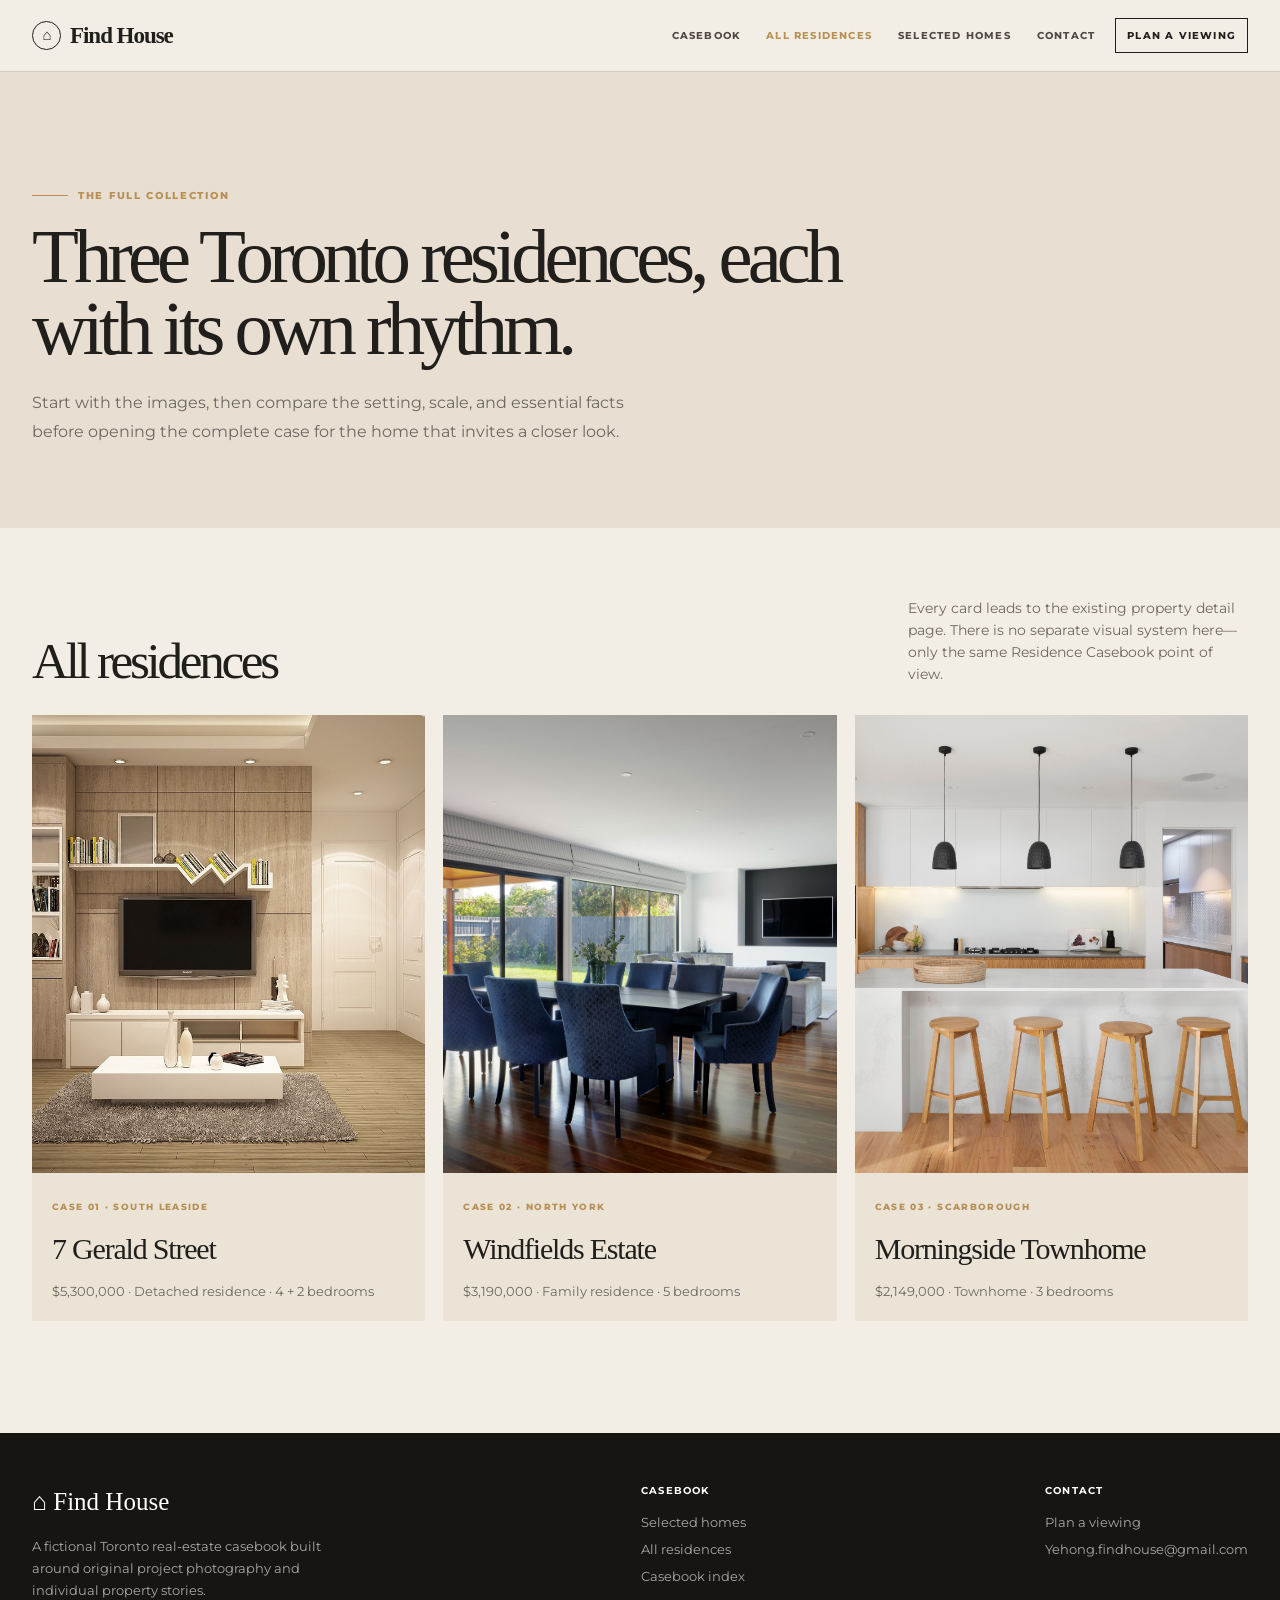
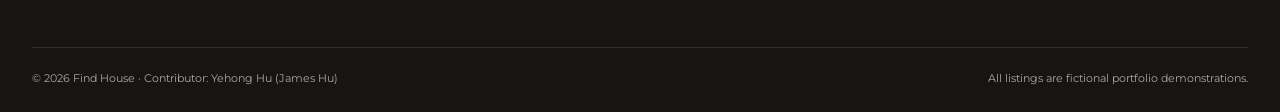
<file: search.html>
<!DOCTYPE html>
<html lang="en"><head><meta charset="UTF-8"><meta name="viewport" content="width=device-width, initial-scale=1.0"><meta name="description" content="Browse the complete Find House residence casebook."><title>All Residences — Find House</title><link rel="stylesheet" href="style.css"><link rel="preconnect" href="https://fonts.googleapis.com"><link rel="preconnect" href="https://fonts.gstatic.com" crossorigin><link href="https://fonts.googleapis.com/css2?family=Montserrat:wght@300;400;500;600;700;800&display=swap" rel="stylesheet"></head>
<body><div class="scroll-progress" aria-hidden="true"></div><header class="site-header" id="siteHeader"><div class="nav-inner"><div class="site-logo"><a href="home.html"><span class="logo-icon">⌂</span>Find House</a></div><button class="nav-toggle" id="navToggle" aria-label="Toggle navigation"><span></span><span></span><span></span></button><nav class="nav-links" id="navLinks"><a href="home.html">Casebook</a><a href="search.html" class="active">All residences</a><a href="home.html#cases">Selected homes</a><a href="contact.html">Contact</a><a href="contact.html" class="nav-cta">Plan a viewing</a></nav></div></header>
<main><section class="page-lede"><div class="page-lede-inner reveal"><span class="eyebrow">The full collection</span><h1 class="display">Three Toronto residences, each with its own rhythm.</h1><p>Start with the images, then compare the setting, scale, and essential facts before opening the complete case for the home that invites a closer look.</p></div></section><section class="collection"><div class="collection-intro reveal"><h2 class="display">All residences</h2><p>Every card leads to the existing property detail page. There is no separate visual system here—only the same Residence Casebook point of view.</p></div><div class="collection-grid"><a class="collection-card reveal" href="houseInfo1.html"><img src="image-house5.jpg" alt="7 Gerald Street interior"><div class="collection-card-body"><span>Case 01 · South Leaside</span><h2>7 Gerald Street</h2><p>$5,300,000 · Detached residence · 4 + 2 bedrooms</p></div></a><a class="collection-card reveal" style="transition-delay:.1s" href="houseInfo2.html"><img src="image-house8.jpg" alt="Windfields Estate exterior"><div class="collection-card-body"><span>Case 02 · North York</span><h2>Windfields Estate</h2><p>$3,190,000 · Family residence · 5 bedrooms</p></div></a><a class="collection-card reveal" style="transition-delay:.2s" href="houseInfo3.html"><img src="image-house6.jpg" alt="Morningside Townhome interior"><div class="collection-card-body"><span>Case 03 · Scarborough</span><h2>Morningside Townhome</h2><p>$2,149,000 · Townhome · 3 bedrooms</p></div></a></div></section></main>
<footer class="site-footer"><div class="footer-inner"><div class="footer-top"><div class="footer-brand"><div class="logo-text">⌂ Find House</div><p>A fictional Toronto real-estate casebook built around original project photography and individual property stories.</p></div><div class="footer-links-col"><h4>Casebook</h4><a href="home.html">Selected homes</a><a href="search.html">All residences</a><a href="siteMap.html">Casebook index</a></div><div class="footer-links-col"><h4>Contact</h4><a href="contact.html">Plan a viewing</a><a href="mailto:Yehong.findhouse@gmail.com">Yehong.findhouse@gmail.com</a></div></div><div class="footer-bottom"><span>© 2026 Find House · Contributor: Yehong Hu (James Hu)</span><span>All listings are fictional portfolio demonstrations.</span></div></div></footer><script src="residence.js"></script></body></html>
</file>
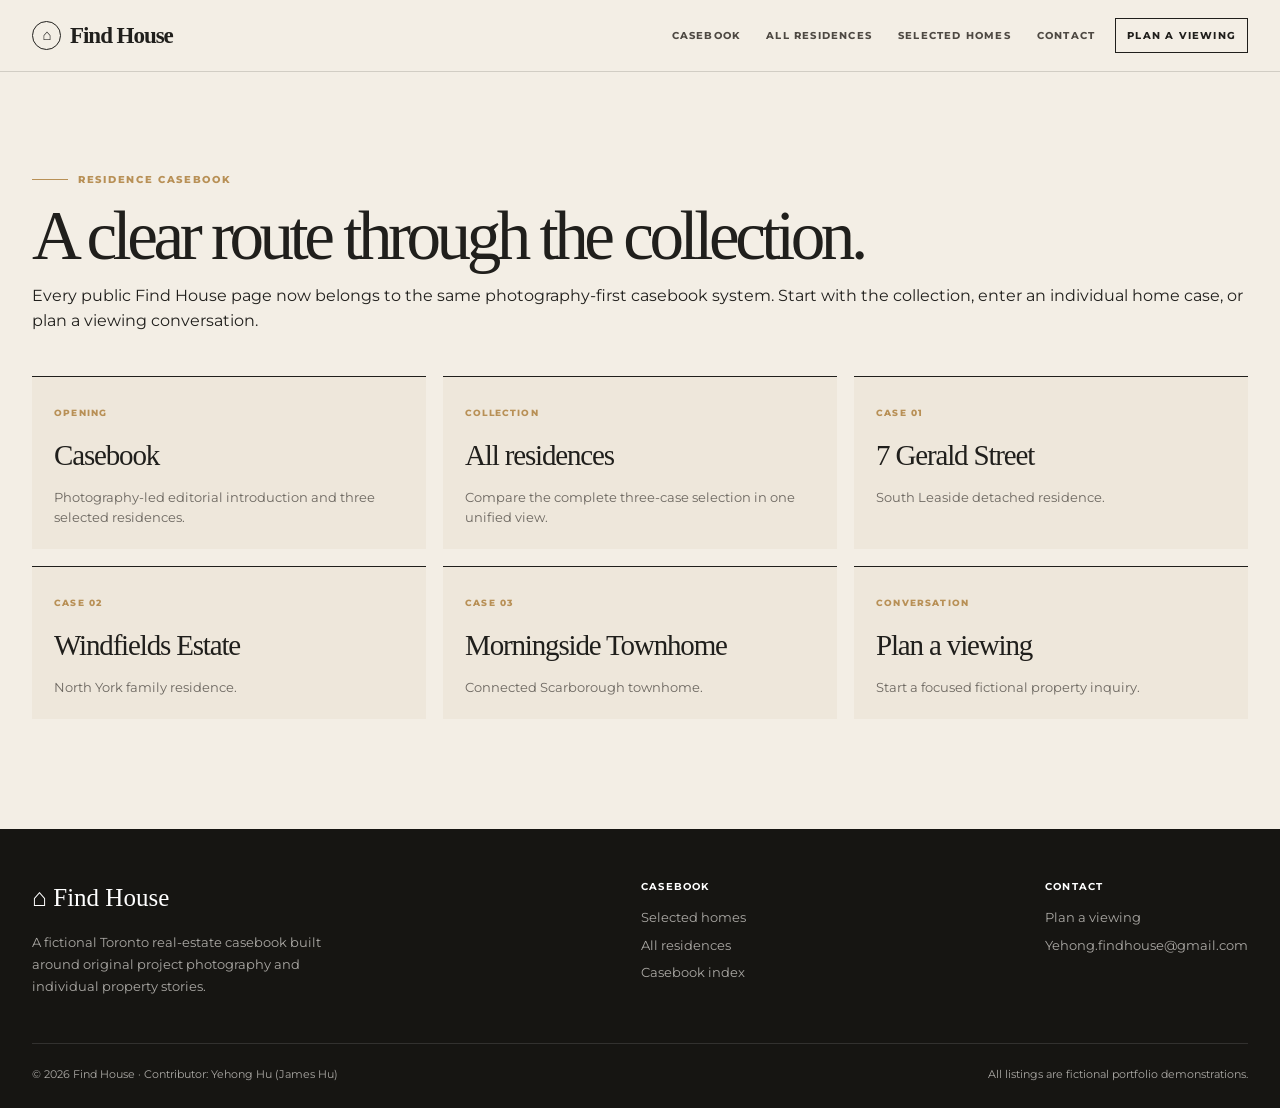
<file: siteMap.html>
<!DOCTYPE html>
<html lang="en"><head><meta charset="UTF-8"><meta name="viewport" content="width=device-width, initial-scale=1.0"><meta name="description" content="Find House Residence Casebook index."><title>Casebook Index — Find House</title><link rel="stylesheet" href="style.css"><link rel="preconnect" href="https://fonts.googleapis.com"><link rel="preconnect" href="https://fonts.gstatic.com" crossorigin><link href="https://fonts.googleapis.com/css2?family=Montserrat:wght@300;400;500;600;700;800&display=swap" rel="stylesheet"></head>
<body><div class="scroll-progress" aria-hidden="true"></div><header class="site-header" id="siteHeader"><div class="nav-inner"><div class="site-logo"><a href="home.html"><span class="logo-icon">⌂</span>Find House</a></div><button class="nav-toggle" id="navToggle" aria-label="Toggle navigation"><span></span><span></span><span></span></button><nav class="nav-links" id="navLinks"><a href="home.html">Casebook</a><a href="search.html">All residences</a><a href="home.html#cases">Selected homes</a><a href="contact.html">Contact</a><a href="contact.html" class="nav-cta">Plan a viewing</a></nav></div></header>
<main class="index-page"><section class="reveal"><span class="eyebrow">Residence Casebook</span><h1 class="display">A clear route through the collection.</h1><p>Every public Find House page now belongs to the same photography-first casebook system. Start with the collection, enter an individual home case, or plan a viewing conversation.</p></section><section class="index-grid"><a class="index-card reveal" href="home.html"><span>Opening</span><h2>Casebook</h2><p>Photography-led editorial introduction and three selected residences.</p></a><a class="index-card reveal" style="transition-delay:.05s" href="search.html"><span>Collection</span><h2>All residences</h2><p>Compare the complete three-case selection in one unified view.</p></a><a class="index-card reveal" style="transition-delay:.1s" href="houseInfo1.html"><span>Case 01</span><h2>7 Gerald Street</h2><p>South Leaside detached residence.</p></a><a class="index-card reveal" style="transition-delay:.15s" href="houseInfo2.html"><span>Case 02</span><h2>Windfields Estate</h2><p>North York family residence.</p></a><a class="index-card reveal" style="transition-delay:.2s" href="houseInfo3.html"><span>Case 03</span><h2>Morningside Townhome</h2><p>Connected Scarborough townhome.</p></a><a class="index-card reveal" style="transition-delay:.25s" href="contact.html"><span>Conversation</span><h2>Plan a viewing</h2><p>Start a focused fictional property inquiry.</p></a></section></main>
<footer class="site-footer"><div class="footer-inner"><div class="footer-top"><div class="footer-brand"><div class="logo-text">⌂ Find House</div><p>A fictional Toronto real-estate casebook built around original project photography and individual property stories.</p></div><div class="footer-links-col"><h4>Casebook</h4><a href="home.html">Selected homes</a><a href="search.html">All residences</a><a href="siteMap.html">Casebook index</a></div><div class="footer-links-col"><h4>Contact</h4><a href="contact.html">Plan a viewing</a><a href="mailto:Yehong.findhouse@gmail.com">Yehong.findhouse@gmail.com</a></div></div><div class="footer-bottom"><span>© 2026 Find House · Contributor: Yehong Hu (James Hu)</span><span>All listings are fictional portfolio demonstrations.</span></div></div></footer><script src="residence.js"></script></body></html>
</file>
<file: style.css>
/* Find House — Residence Casebook */
:root {
  --ink: #201f1c;
  --muted: #6c6760;
  --paper: #f3eee5;
  --paper-deep: #e8dfd2;
  --line: rgba(32,31,28,.16);
  --brass: #b89056;
  --night: #1c1b18;
  --white: #fbf8f2;
  --display: Georgia, 'Times New Roman', serif;
  --sans: 'Montserrat', Arial, sans-serif;
}
* { box-sizing: border-box; }
html { min-height: 100%; scroll-behavior: smooth; }
body { min-height: 100%; margin: 0; overflow-x: hidden; overflow-y: auto; background: var(--paper); color: var(--ink); font-family: var(--sans); line-height: 1.55; }
a { color: inherit; text-decoration: none; }
img { display: block; max-width: 100%; }
button, input, textarea, select { font: inherit; }
.scroll-progress { position: fixed; z-index: 200; right: 0; top: 0; width: 3px; height: 100vh; transform: scaleY(0); transform-origin: center top; background: var(--brass); }

/* shared navigation */
.site-header { position: sticky; z-index: 100; top: 0; height: 72px; background: rgba(243,238,229,.95); border-bottom: 1px solid var(--line); transition: height .2s ease, box-shadow .2s ease; }
.site-header.scrolled { height: 64px; box-shadow: 0 8px 25px rgba(22,20,18,.08); }
.nav-inner { width: min(1280px, calc(100% - 64px)); height: 100%; margin: 0 auto; display: flex; align-items: center; justify-content: space-between; gap: 24px; }
.site-logo a { display: flex; align-items: center; gap: 9px; font-family: var(--display); font-size: 23px; font-weight: 600; letter-spacing: -.045em; }
.logo-icon { display: grid; place-items: center; width: 29px; height: 29px; border: 1px solid currentColor; border-radius: 50%; font-size: 15px; }
.nav-links { display: flex; align-items: center; gap: 4px; }
.nav-links a { padding: 9px 11px; color: #4e4943; font-size: 10px; font-weight: 750; letter-spacing: .12em; text-transform: uppercase; }
.nav-links a:hover, .nav-links a.active { color: var(--brass); }
.nav-cta { margin-left: 5px; border: 1px solid var(--ink); color: var(--ink) !important; }
.nav-cta:hover { background: var(--ink); color: var(--paper) !important; }
.nav-toggle { display: none; background: none; border: 0; padding: 5px; }
.nav-toggle span { display: block; width: 23px; height: 1px; margin: 5px; background: currentColor; transition: transform .2s ease, opacity .2s ease; }
.nav-toggle.open span:nth-child(1) { transform: translateY(6px) rotate(45deg); }
.nav-toggle.open span:nth-child(2) { opacity: 0; }
.nav-toggle.open span:nth-child(3) { transform: translateY(-6px) rotate(-45deg); }

/* reusable editorial elements */
.eyebrow { display: flex; align-items: center; gap: 10px; color: var(--brass); font-size: 10px; font-weight: 800; letter-spacing: .17em; text-transform: uppercase; }
.eyebrow::before { content: ''; width: 36px; height: 1px; background: currentColor; }
.display { font-family: var(--display); font-weight: 400; letter-spacing: -.065em; line-height: .94; }
.reveal { opacity: 0; transform: translateY(26px); transition: opacity .7s cubic-bezier(.16,1,.3,1), transform .7s cubic-bezier(.16,1,.3,1); }
.reveal.visible { opacity: 1; transform: translateY(0); }
.link-arrow { display: inline-flex; gap: 12px; align-items: center; padding-bottom: 8px; border-bottom: 1px solid currentColor; font-size: 10px; font-weight: 800; letter-spacing: .13em; text-transform: uppercase; transition: color .2s ease, transform .2s ease; }
.link-arrow:hover { color: var(--brass); transform: translateX(4px); }

/* home */
.home-page .site-header { position: absolute; width: 100%; background: transparent; border-bottom-color: rgba(255,255,255,.2); color: var(--white); }
.home-page .site-header.scrolled { position: fixed; background: rgba(32,31,28,.97); }
.home-page .nav-links a { color: rgba(255,255,255,.88); }
.home-page .nav-links a:hover, .home-page .nav-links a.active { color: #e1c793; }
.home-page .nav-cta { border-color: rgba(255,255,255,.8); color: #fff !important; }
.home-page .nav-cta:hover { background: #f4ead9; color: var(--ink) !important; }
.hero-photograph { position: relative; min-height: max(720px, 100svh); display: grid; align-items: end; overflow: hidden; color: #fff; background: var(--night); }
.hero-photograph-media { position: absolute; inset: -3%; background: url('image-house5.jpg') center / cover no-repeat; transform: scale(1.035) translate3d(var(--x, 0px), var(--y, 0px), 0); transition: transform .35s ease-out; }
.hero-photograph-media::after { content: ''; position: absolute; inset: 0; background: linear-gradient(90deg, rgba(18,17,15,.8), rgba(18,17,15,.33) 49%, rgba(18,17,15,.05)), linear-gradient(0deg, rgba(18,17,15,.78), transparent 58%); }
.hero-content { position: relative; z-index: 1; width: min(1280px, calc(100% - 64px)); margin: 0 auto; padding: 150px 0 68px; display: grid; grid-template-columns: minmax(0, 665px) 1fr; gap: 40px; align-items: end; }
.hero-content .eyebrow { color: #e1c793; }
.hero-title { margin: 22px 0 20px; font-size: clamp(52px, 6.5vw, 92px); }
.hero-title em { color: #e1c793; font-style: italic; }
.hero-copy { max-width: 540px; margin: 0; color: rgba(255,255,255,.78); font-size: 16px; line-height: 1.8; }
.hero-action { margin-top: 29px; color: #fff; }
.hero-brief { justify-self: end; width: min(320px, 100%); border-left: 1px solid rgba(255,255,255,.5); padding: 16px 0 0 22px; }
.hero-brief span { display: block; color: rgba(255,255,255,.62); font-size: 10px; font-weight: 800; letter-spacing: .15em; text-transform: uppercase; }
.hero-brief strong { display: block; margin-top: 8px; font-family: var(--display); font-size: 25px; font-weight: 400; letter-spacing: -.04em; }
.hero-brief p { margin: 8px 0 0; color: rgba(255,255,255,.72); font-size: 12px; }
.home-intro { width: min(1280px, calc(100% - 64px)); margin: 0 auto; padding: 125px 0 86px; display: grid; grid-template-columns: .7fr 1.3fr; gap: 56px; }
.home-index { color: var(--brass); font-family: var(--display); font-size: 17px; font-style: italic; }
.home-intro h2 { margin: 0; font-size: clamp(42px, 5.2vw, 75px); }
.home-intro p { max-width: 580px; margin: 26px 0 0; color: var(--muted); font-size: 16px; line-height: 1.85; }
.case-list { display: flex; flex-direction: column; }
.case-row { width: min(1280px, calc(100% - 64px)); margin: 0 auto; padding: 70px 0; display: grid; grid-template-columns: minmax(0, 1.35fr) minmax(280px,.65fr); gap: clamp(35px, 7vw, 110px); align-items: center; border-top: 1px solid var(--line); }
.case-row.reverse .case-photo { order: 2; }
.case-photo { position: relative; display: block; min-height: 510px; overflow: hidden; background: #d9d0c3; transform: perspective(1000px) rotateX(var(--rx, 0deg)) rotateY(var(--ry, 0deg)); transition: transform .22s ease-out; box-shadow: 0 24px 48px rgba(35,30,25,.15); }
.case-photo img { position: absolute; inset: 0; width: 100%; height: 100%; object-fit: cover; transition: transform .8s cubic-bezier(.16,1,.3,1); }
.case-photo:hover img { transform: scale(1.045); }
.photo-label, .photo-open { position: absolute; z-index: 1; padding: 8px 10px; color: #fff; font-size: 10px; font-weight: 800; letter-spacing: .13em; text-transform: uppercase; background: rgba(20,18,15,.65); backdrop-filter: blur(7px); }
.photo-label { top: 19px; left: 19px; }
.photo-open { right: 19px; bottom: 19px; background: transparent; border-bottom: 1px solid #fff; padding: 0 0 8px; }
.case-meta { max-width: 400px; }
.case-place { color: var(--brass); font-size: 10px; font-weight: 800; letter-spacing: .16em; text-transform: uppercase; }
.case-meta h3 { margin: 15px 0; font-family: var(--display); font-size: clamp(42px, 4.2vw, 62px); font-weight: 400; letter-spacing: -.065em; line-height: .91; }
.case-price { font-size: 18px; font-weight: 750; }
.case-meta p { margin: 18px 0; color: var(--muted); font-size: 15px; line-height: 1.8; }
.case-facts { display: flex; border-top: 1px solid var(--line); border-bottom: 1px solid var(--line); }
.case-facts div { flex: 1; padding: 14px 8px; border-left: 1px solid var(--line); }
.case-facts div:first-child { border-left: 0; }
.case-facts b { display: block; font-family: var(--display); font-size: 20px; font-weight: 400; }
.case-facts span { display: block; color: #777069; font-size: 9px; font-weight: 800; letter-spacing: .1em; text-transform: uppercase; }
.photo-strip { width: min(1280px, calc(100% - 64px)); margin: 0 auto; padding: 0 0 72px; display: grid; grid-template-columns: .75fr 1fr 1fr 1fr; gap: 13px; align-items: end; }
.photo-strip-intro { padding-right: 25px; }
.photo-strip-intro span { color: var(--brass); font-size: 10px; font-weight: 800; letter-spacing: .15em; text-transform: uppercase; }
.photo-strip-intro p { color: var(--muted); font-size: 13px; line-height: 1.7; }
.photo-strip figure { margin: 0; }
.photo-strip img { width: 100%; aspect-ratio: .8; object-fit: cover; }
.photo-strip figcaption { margin-top: 8px; color: var(--muted); font-size: 10px; letter-spacing: .06em; }

/* collection */
.page-lede { padding: 116px 32px 82px; background: var(--paper-deep); }
.page-lede-inner { width: min(1280px, 100%); margin: 0 auto; }
.page-lede h1 { max-width: 820px; margin: 17px 0 0; font-size: clamp(48px, 6vw, 84px); }
.page-lede p { max-width: 610px; margin: 24px 0 0; color: var(--muted); font-size: 16px; line-height: 1.8; }
.collection { width: min(1280px, calc(100% - 64px)); margin: 0 auto; padding: 70px 0 112px; }
.collection-intro { display: flex; justify-content: space-between; gap: 30px; align-items: end; margin-bottom: 30px; }
.collection-intro h2 { margin: 0; font-size: clamp(34px, 4vw, 56px); }
.collection-intro p { max-width: 340px; margin: 0; color: var(--muted); font-size: 14px; }
.collection-grid { display: grid; grid-template-columns: repeat(3,1fr); gap: 18px; }
.collection-card { display: block; background: #ebe3d6; transition: transform .25s ease, box-shadow .25s ease; }
.collection-card:hover { transform: translateY(-7px); box-shadow: 0 20px 35px rgba(30,26,21,.14); }
.collection-card img { width: 100%; aspect-ratio: .86; object-fit: cover; }
.collection-card-body { padding: 20px; }
.collection-card-body span { color: var(--brass); font-size: 9px; font-weight: 800; letter-spacing: .15em; text-transform: uppercase; }
.collection-card-body h2 { margin: 9px 0 8px; font-family: var(--display); font-size: 30px; font-weight: 400; letter-spacing: -.04em; }
.collection-card-body p { margin: 0; color: var(--muted); font-size: 13px; }

/* detail */
.detail-hero { min-height: 75vh; position: relative; display: grid; align-items: end; color: #fff; background: var(--night); overflow: hidden; }
.detail-hero img { position: absolute; inset: 0; width: 100%; height: 100%; object-fit: cover; }
.detail-hero::after { content: ''; position: absolute; inset: 0; background: linear-gradient(0deg, rgba(14,13,11,.8), rgba(14,13,11,.08) 65%); }
.detail-hero-content { position: relative; z-index: 1; width: min(1280px, calc(100% - 64px)); margin: 0 auto; padding: 130px 0 54px; }
.detail-back { display: inline-flex; margin-bottom: 85px; color: rgba(255,255,255,.84); font-size: 10px; font-weight: 800; letter-spacing: .14em; text-transform: uppercase; }
.detail-hero h1 { max-width: 780px; margin: 14px 0; font-size: clamp(48px, 6vw, 84px); }
.detail-hero p { max-width: 600px; margin: 0; color: rgba(255,255,255,.76); }
.detail-price { margin-top: 19px; font-size: 22px; font-weight: 800; }
.detail-main { width: min(1120px, calc(100% - 64px)); margin: 0 auto; padding: 84px 0 112px; display: grid; grid-template-columns: 1fr 300px; gap: 80px; }
.detail-main h2 { margin: 0 0 19px; font-size: 43px; }
.detail-main p { color: var(--muted); line-height: 1.85; }
.detail-specs { display: grid; grid-template-columns: repeat(2,1fr); gap: 1px; margin-top: 36px; background: var(--line); border: 1px solid var(--line); }
.detail-spec { padding: 18px; background: var(--paper); }
.detail-spec span { color: var(--muted); font-size: 9px; font-weight: 800; letter-spacing: .12em; text-transform: uppercase; }
.detail-spec b { display: block; margin-top: 5px; font-family: var(--display); font-size: 21px; font-weight: 400; }
.detail-contact { align-self: start; position: sticky; top: 90px; padding: 28px; background: var(--night); color: var(--white); }
.detail-contact h3 { margin: 0 0 13px; font-family: var(--display); font-size: 30px; font-weight: 400; }
.detail-contact p { color: rgba(255,255,255,.68); font-size: 13px; }
.button-light { display: inline-block; margin-top: 16px; padding: 14px 17px; background: var(--white); color: var(--night); font-size: 10px; font-weight: 800; letter-spacing: .12em; text-transform: uppercase; }

/* contact and sitemap */
.contact-page, .index-page { width: min(1280px, calc(100% - 64px)); margin: 0 auto; padding: 100px 0 110px; }
.contact-layout { display: grid; grid-template-columns: .9fr 1.1fr; gap: 80px; }
.contact-copy h1, .index-page h1 { margin: 16px 0; font-size: clamp(48px, 5.4vw, 76px); }
.contact-copy p { max-width: 470px; color: var(--muted); line-height: 1.85; }
.contact-notes { margin-top: 38px; border-top: 1px solid var(--line); }
.contact-note { padding: 15px 0; border-bottom: 1px solid var(--line); }
.contact-note span { color: var(--muted); font-size: 9px; font-weight: 800; letter-spacing: .12em; text-transform: uppercase; }
.contact-note a { display: block; margin-top: 4px; font-family: var(--display); font-size: 21px; }
.contact-form { padding: 30px; background: var(--paper-deep); }
.contact-form label { display: block; margin: 17px 0 7px; font-size: 10px; font-weight: 800; letter-spacing: .1em; text-transform: uppercase; }
.contact-form input, .contact-form select, .contact-form textarea { width: 100%; border: 0; border-bottom: 1px solid rgba(32,31,28,.34); border-radius: 0; padding: 12px 0; color: var(--ink); background: transparent; outline: 0; }
.contact-form textarea { min-height: 100px; resize: vertical; }
.contact-form button { margin-top: 26px; padding: 15px 19px; border: 0; background: var(--night); color: var(--white); cursor: pointer; font-size: 10px; font-weight: 800; letter-spacing: .12em; text-transform: uppercase; }
.form-status { display: none; margin-top: 15px; color: #6d7d57; font-size: 13px; }
.form-status.visible { display: block; }
.index-grid { display: grid; grid-template-columns: repeat(3,1fr); gap: 17px; margin-top: 42px; }
.index-card { padding: 22px; border-top: 1px solid var(--ink); background: #eee7db; transition: transform .2s ease; }
.index-card:hover { transform: translateY(-5px); }
.index-card span { color: var(--brass); font-size: 9px; font-weight: 800; letter-spacing: .13em; text-transform: uppercase; }
.index-card h2 { margin: 9px 0; font-family: var(--display); font-size: 29px; font-weight: 400; letter-spacing: -.04em; }
.index-card p { margin: 0; color: var(--muted); font-size: 13px; }

/* footer */
.site-footer { padding: 50px 32px 25px; background: #161512; color: rgba(251,248,242,.65); }
.footer-inner { width: min(1280px, 100%); margin: 0 auto; }
.footer-top { display: flex; justify-content: space-between; gap: 38px; flex-wrap: wrap; padding-bottom: 33px; border-bottom: 1px solid rgba(255,255,255,.12); }
.logo-text { color: #fff; font-family: var(--display); font-size: 25px; }
.footer-brand p { max-width: 310px; font-size: 13px; line-height: 1.7; }
.footer-links-col h4 { margin: 0 0 13px; color: #fff; font-size: 10px; letter-spacing: .12em; text-transform: uppercase; }
.footer-links-col a { display: block; margin: 7px 0; font-size: 13px; }
.footer-links-col a:hover { color: #e1c793; }
.footer-bottom { display: flex; justify-content: space-between; gap: 16px; flex-wrap: wrap; padding-top: 22px; font-size: 11px; }

@media (max-width: 820px) {
  .nav-inner { width: min(100% - 40px, 700px); }
  .nav-toggle { display: block; }
  .nav-links { position: fixed; left: 0; right: 0; top: 72px; padding: 13px 20px 20px; display: none; flex-direction: column; align-items: stretch; background: var(--night); color: #fff; }
  .nav-links.open { display: flex; }
  .nav-links a { color: #fff; }
  .site-header.scrolled .nav-links { top: 64px; }
  .hero-content { width: min(100% - 40px, 700px); padding: 136px 0 45px; display: block; }
  .hero-brief { margin-top: 44px; }
  .home-intro { width: min(100% - 40px, 700px); padding: 84px 0 60px; display: block; }
  .home-intro h2 { margin-top: 23px; }
  .case-row, .case-row.reverse { width: min(100% - 40px, 700px); padding: 46px 0; grid-template-columns: 1fr; gap: 28px; }
  .case-row.reverse .case-photo { order: initial; }
  .case-photo { min-height: 410px; }
  .photo-strip { width: min(100% - 40px, 700px); grid-template-columns: repeat(3,1fr); }
  .photo-strip-intro { grid-column: 1 / -1; }
  .collection, .contact-page, .index-page { width: min(100% - 40px, 700px); }
  .page-lede { padding: 85px 20px 58px; }
  .collection-grid, .index-grid { grid-template-columns: 1fr; }
  .collection-intro { display: block; }
  .collection-intro p { margin-top: 16px; }
  .detail-main { width: min(100% - 40px, 700px); grid-template-columns: 1fr; gap: 42px; }
  .detail-contact { position: static; }
  .contact-layout { grid-template-columns: 1fr; gap: 42px; }
}
@media (max-width: 480px) {
  .hero-title { font-size: 52px; }
  .case-photo { min-height: 330px; }
  .photo-strip { grid-template-columns: 1fr; }
  .photo-strip img { aspect-ratio: 1.25; }
  .detail-hero-content { width: min(100% - 40px, 600px); }
}
@media (prefers-reduced-motion: reduce) {
  *, *::before, *::after { animation-duration: .01ms !important; animation-iteration-count: 1 !important; transition-duration: .01ms !important; scroll-behavior: auto !important; }
}
</file>
